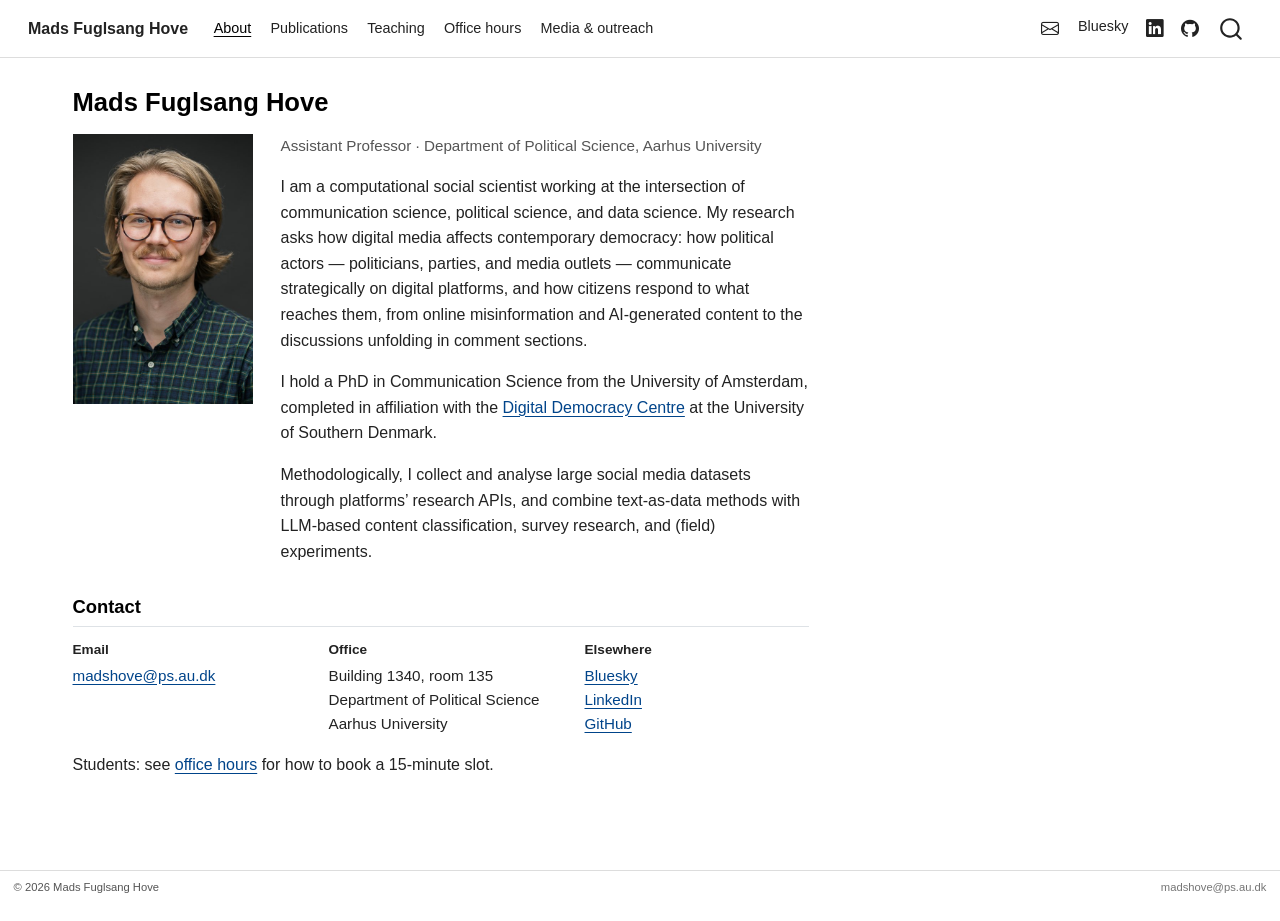
<file: index.html>
<!DOCTYPE html>
<html xmlns="http://www.w3.org/1999/xhtml" lang="en" xml:lang="en"><head>

<meta charset="utf-8">
<meta name="generator" content="quarto-1.11.9">

<meta name="viewport" content="width=device-width, initial-scale=1.0, user-scalable=yes">


<title>Mads Fuglsang Hove</title>
<style>
/* Default styles provided by pandoc.
** See https://pandoc.org/MANUAL.html#variables-for-html for config info.
*/
span.smallcaps{font-variant: small-caps;}
div.columns{display: flex; gap: 1.5em;}
div.column{flex: auto;}
@media screen {
div.columns{gap: min(4vw, 1.5em);}
div.column{overflow-x: auto;}
}
div.hanging-indent{margin-left: 1.5em; text-indent: -1.5em;}
ul.task-list{list-style: none;}
ul.task-list li input[type="checkbox"] {
  width: 0.8em;
  margin: 0 0.8em 0.2em -1em; /* quarto-specific, see https://github.com/quarto-dev/quarto-cli/issues/4556 */ 
  vertical-align: middle;
}
</style>


<script src="site_libs/quarto-nav/quarto-nav.js"></script>
<script src="site_libs/clipboard/clipboard.min.js"></script>
<script src="site_libs/quarto-search/autocomplete.umd.js"></script>
<script src="site_libs/quarto-search/fuse.min.js"></script>
<script src="site_libs/quarto-search/quarto-search.js"></script>
<meta name="quarto:offset" content="./">
<link href="./images/favicon.png" rel="icon" type="image/png">
<script src="site_libs/quarto-html/quarto.js" type="module"></script>
<script src="site_libs/quarto-html/tabsets/tabsets.js" type="module"></script>
<script src="site_libs/quarto-html/scrollable-regions/scrollable-regions.js" type="module"></script>
<script src="site_libs/quarto-html/popper.min.js"></script>
<script src="site_libs/quarto-html/tippy.umd.min.js"></script>
<link href="site_libs/quarto-html/tippy.css" rel="stylesheet">
<link href="site_libs/quarto-html/quarto-syntax-highlighting-63b5708e65d6cd79cd7618c58d0c21e7.css" rel="stylesheet" id="quarto-text-highlighting-styles">
<script src="site_libs/bootstrap/bootstrap.min.js"></script>
<link href="site_libs/bootstrap/bootstrap-icons.css" rel="stylesheet">
<link href="site_libs/bootstrap/bootstrap-a3f846299c6ef34f1435ab17adabcc68.min.css" rel="stylesheet" append-hash="true" id="quarto-bootstrap" data-mode="light">
<script id="quarto-search-options" type="application/json">{
  "location": "navbar",
  "copy-button": false,
  "collapse-after": 3,
  "panel-placement": "end",
  "type": "overlay",
  "limit": 50,
  "keyboard-shortcut": [
    "f",
    "/",
    "s"
  ],
  "show-item-context": false,
  "language": {
    "search-no-results-text": "No results",
    "search-matching-documents-text": "matching documents",
    "search-copy-link-title": "Copy link to search",
    "search-hide-matches-text": "Hide additional matches",
    "search-more-match-text": "more match in this document",
    "search-more-matches-text": "more matches in this document",
    "search-clear-button-title": "Clear",
    "search-text-placeholder": "",
    "search-detached-cancel-button-title": "Cancel",
    "search-submit-button-title": "Submit",
    "search-label": "Search"
  }
}</script>


<meta property="og:title" content="Mads Fuglsang Hove">
<meta property="og:description" content="Assistant Professor of Political Science at Aarhus University, studying how digital media affects contemporary democracy.">
<meta property="og:image" content="https://madshove-thy.github.io/images/profile.jpg">
<meta property="og:site_name" content="Mads Fuglsang Hove">
<meta property="og:image:alt" content="Portrait of Mads Fuglsang Hove">
<meta property="og:image:height" content="750">
<meta property="og:image:width" content="500">
<meta name="twitter:title" content="Mads Fuglsang Hove">
<meta name="twitter:description" content="Assistant Professor of Political Science at Aarhus University, studying how digital media affects contemporary democracy.">
<meta name="twitter:image" content="https://madshove-thy.github.io/images/profile.jpg">
<meta name="twitter:image:alt" content="Portrait of Mads Fuglsang Hove">
<meta name="twitter:card" content="summary_large_image">
</head>

<body class="nav-fixed quarto-light"><a id="quarto-skip-link" class="visually-hidden-focusable" href="#quarto-document-content">Skip to main content</a>

<div id="quarto-search-results"></div>
  <header id="quarto-header" class="headroom fixed-top">
    <nav class="navbar navbar-expand-lg " data-bs-theme="dark" aria-label="Site">
      <div class="navbar-container container-fluid">
      <div class="navbar-brand-container mx-auto">
    <a class="navbar-brand" href="./index.html">
    <span class="navbar-title">Mads Fuglsang Hove</span>
    </a>
  </div>
          <button class="navbar-toggler" type="button" data-bs-toggle="collapse" data-bs-target="#navbarCollapse" aria-controls="navbarCollapse" aria-expanded="false" aria-label="Toggle navigation" onclick="if (window.quartoToggleHeadroom) { window.quartoToggleHeadroom(); }">
  <span class="navbar-toggler-icon"></span>
</button>
          <div class="collapse navbar-collapse" id="navbarCollapse">
            <ul class="navbar-nav navbar-nav-scroll me-auto">
  <li class="nav-item">
    <a class="nav-link active" href="./index.html" aria-current="page"> 
<span class="menu-text">About</span></a>
  </li>  
  <li class="nav-item">
    <a class="nav-link" href="./publications.html"> 
<span class="menu-text">Publications</span></a>
  </li>  
  <li class="nav-item">
    <a class="nav-link" href="./teaching.html"> 
<span class="menu-text">Teaching</span></a>
  </li>  
  <li class="nav-item">
    <a class="nav-link" href="./office-hours.html"> 
<span class="menu-text">Office hours</span></a>
  </li>  
  <li class="nav-item">
    <a class="nav-link" href="./media.html"> 
<span class="menu-text">Media &amp; outreach</span></a>
  </li>  
</ul>
            <ul class="navbar-nav navbar-nav-scroll ms-auto">
  <li class="nav-item compact">
    <a class="nav-link" href="mailto:madshove@ps.au.dk"> <i class="bi bi-envelope" role="img" aria-label="Email">
</i> 
<span class="menu-text"></span></a>
  </li>  
  <li class="nav-item">
    <a class="nav-link" href="https://bsky.app/profile/madshovethy.bsky.social"> 
<span class="menu-text">Bluesky</span></a>
  </li>  
  <li class="nav-item compact">
    <a class="nav-link" href="https://www.linkedin.com/in/mads-hove-0b5337112/"> <i class="bi bi-linkedin" role="img" aria-label="LinkedIn">
</i> 
<span class="menu-text"></span></a>
  </li>  
  <li class="nav-item compact">
    <a class="nav-link" href="https://github.com/madshove-thy"> <i class="bi bi-github" role="img" aria-label="GitHub">
</i> 
<span class="menu-text"></span></a>
  </li>  
</ul>
          </div> <!-- /navcollapse -->
            <div class="quarto-navbar-tools">
</div>
            <div id="quarto-search" class="" title="Search"></div>
      </div> <!-- /container-fluid -->
    </nav>
</header>
<!-- content -->
<div id="quarto-content" class="quarto-container page-columns page-rows-contents page-layout-full page-navbar">
<!-- sidebar -->
<!-- margin-sidebar -->
    
<!-- main -->
<main class="content column-page" id="quarto-document-content" tabindex="-1">

<header id="title-block-header" class="quarto-title-block default">
<div class="quarto-title">
<h1 class="title">Mads Fuglsang Hove</h1>
</div>



<div class="quarto-title-meta column-page">

    
  
    
  </div>
  


</header>


<div class="hero">
<p><img src="images/profile.jpg" class="img-fluid" alt="Portrait of Mads Fuglsang Hove"></p>
<div>
<div class="role">
<p>Assistant Professor · Department of Political Science, Aarhus University</p>
</div>
<p>I am a computational social scientist working at the intersection of communication science, political science, and data science. My research asks how digital media affects contemporary democracy: how political actors — politicians, parties, and media outlets — communicate strategically on digital platforms, and how citizens respond to what reaches them, from online misinformation and AI-generated content to the discussions unfolding in comment sections.</p>
<p>I hold a PhD in Communication Science from the University of Amsterdam, completed in affiliation with the <a href="https://www.sdu.dk/en/forskning/digital-democracy-centre">Digital Democracy Centre</a> at the University of Southern Denmark.</p>
<p>Methodologically, I collect and analyse large social media datasets through platforms’ research APIs, and combine text-as-data methods with LLM-based content classification, survey research, and (field) experiments.</p>
</div>
</div>
<section id="contact" class="level2">
<h2 data-anchor-id="contact">Contact</h2>
<div class="contact-grid">
<div>
<p><span class="label">Email</span> <a href="mailto:madshove@ps.au.dk">madshove@ps.au.dk</a></p>
</div>
<div>
<p><span class="label">Office</span> Building 1340, room 135<br> Department of Political Science<br> Aarhus University</p>
</div>
<div>
<p><span class="label">Elsewhere</span> <a href="https://bsky.app/profile/madshovethy.bsky.social">Bluesky</a><br> <a href="https://www.linkedin.com/in/mads-hove-0b5337112/">LinkedIn</a><br> <a href="https://github.com/madshove-thy">GitHub</a></p>
</div>
</div>
<p>Students: see <a href="./office-hours.html">office hours</a> for how to book a 15-minute slot.</p>


</section>

</main> <!-- /main -->
<script id="quarto-html-after-body" type="application/javascript">
  window.document.addEventListener("DOMContentLoaded", function (event) {
    const isCodeAnnotation = (el) => {
      for (const clz of el.classList) {
        if (clz.startsWith('code-annotation-')) {                     
          return true;
        }
      }
      return false;
    }
    const onCopySuccess = function(e) {
      // button target
      const button = e.trigger;
      // don't keep focus
      button.blur();
      // flash "checked"
      button.classList.add('code-copy-button-checked');
      var currentTitle = button.getAttribute("title");
      button.setAttribute("title", "Copied!");
      let tooltip;
      if (window.bootstrap) {
        button.setAttribute("data-bs-toggle", "tooltip");
        button.setAttribute("data-bs-placement", "left");
        button.setAttribute("data-bs-title", "Copied!");
        tooltip = new bootstrap.Tooltip(button, 
          { trigger: "manual", 
            customClass: "code-copy-button-tooltip",
            offset: [0, -8]});
        tooltip.show();    
      }
      setTimeout(function() {
        if (tooltip) {
          tooltip.hide();
          button.removeAttribute("data-bs-title");
          button.removeAttribute("data-bs-toggle");
          button.removeAttribute("data-bs-placement");
        }
        button.setAttribute("title", currentTitle);
        button.classList.remove('code-copy-button-checked');
      }, 1000);
      // clear code selection
      e.clearSelection();
    }
    const getTextToCopy = function(trigger) {
      const outerScaffold = trigger.parentElement.cloneNode(true);
      const codeEl = outerScaffold.querySelector('code');
      for (const childEl of codeEl.children) {
        if (isCodeAnnotation(childEl)) {
          childEl.remove();
        }
      }
      return codeEl.innerText;
    }
    const clipboard = new window.ClipboardJS('.code-copy-button:not([data-in-quarto-modal])', {
      text: getTextToCopy
    });
    clipboard.on('success', onCopySuccess);
    if (window.document.getElementById('quarto-embedded-source-code-modal')) {
      const clipboardModal = new window.ClipboardJS('.code-copy-button[data-in-quarto-modal]', {
        text: getTextToCopy,
        container: window.document.getElementById('quarto-embedded-source-code-modal')
      });
      clipboardModal.on('success', onCopySuccess);
    }
      var localhostRegex = new RegExp(/^(?:http|https):\/\/localhost\:?[0-9]*\//);
      var mailtoRegex = new RegExp(/^mailto:/);
        var filterRegex = new RegExp("https:\/\/madshove-thy\.github\.io");
      const newWindowLabel = "(opens in a new tab)";
      const newWindowNoteId = "quarto-ext-newwindow-label";
      // Links reference one hidden label through aria-describedby, so the
      // announcement never changes their accessible name.
      var describeNewWindow = (link) => {
        if (!window.document.getElementById(newWindowNoteId)) {
          var newWindowNote = window.document.createElement("span");
          newWindowNote.id = newWindowNoteId;
          newWindowNote.hidden = true;
          newWindowNote.textContent = newWindowLabel;
          window.document.body.appendChild(newWindowNote);
        }
        var describedBy = (link.getAttribute("aria-describedby") || "").split(/\s+/).filter(Boolean);
        if (!describedBy.includes(newWindowNoteId)) {
          describedBy.push(newWindowNoteId);
          link.setAttribute("aria-describedby", describedBy.join(" "));
        }
      }
      var isInternal = (href) => {
          return filterRegex.test(href) || localhostRegex.test(href) || mailtoRegex.test(href);
      }
      // Inspect non-navigation links and adorn them if external
      window.quartoDecorateExternalLinks = function (root) {
     var links = (root || window.document).querySelectorAll('a[href]:not(.nav-link):not(.navbar-brand):not(.toc-action):not(.sidebar-link):not(.sidebar-item-toggle):not(.pagination-link):not(.no-external):not([aria-hidden]):not(.dropdown-item):not(.quarto-navigation-tool):not(.about-link)');
      for (var i=0; i<links.length; i++) {
        const link = links[i];
        if (!isInternal(link.href)) {
          // undo the damage that might have been done by quarto-nav.js in the case of
          // links that we want to consider external
          if (link.dataset.originalHref !== undefined) {
            link.href = link.dataset.originalHref;
          }
            // target, if specified
            link.setAttribute("target", "_blank");
            if (link.getAttribute("rel") === null) {
              link.setAttribute("rel", "noopener");
            }
            describeNewWindow(link);
          if (!link.classList.contains('no-external-icon')) {
          }
        }
      }
      };
      window.quartoDecorateExternalLinks(window.document);
    // Esc closes the popup (WCAG 1.4.13) and focus leaving both trigger and
    // popup closes it (WCAG 2.4.11); tippy handles neither for interactive popups.
    const hideOnEscAndFocusOut = {
      name: 'hideOnEscAndFocusOut',
      defaultValue: true,
      fn(instance) {
        const dismiss = () => {
          // A show scheduled by the trigger delay would otherwise reopen it
          instance.clearDelayTimeouts();
          instance.hide();
        };
        const onKeyDown = (event) => {
          if (event.key !== 'Escape') {
            return;
          }
          // Keep Esc from also reaching page handlers (e.g. reveal.js overview),
          // except an open reveal.js slide menu, which Esc should close too.
          // The menu handles keys only when its keyboard option is on.
          const menuHandlesEsc = window.Reveal?.getPlugin?.('menu')?.isOpen() &&
            window.Reveal.getConfig().menu?.keyboard !== false;
          if (!menuHandlesEsc) {
            event.stopPropagation();
          }
          if (instance.popper.contains(window.document.activeElement)) {
            // Disabled while refocusing so the focus trigger does not reopen it
            instance.disable();
            instance.reference.focus();
            instance.enable();
          }
          dismiss();
        };
        const onFocusOut = (event) => {
          const target = event.relatedTarget;
          if (target && !instance.reference.contains(target) &&
              !instance.popper.contains(target)) {
            dismiss();
          }
        };
        // On the trigger too: a click trigger (code-annotations: select) has no
        // blur handling. Attached for the instance's lifetime so leaving the
        // trigger also cancels a show still pending on the trigger delay.
        instance.reference.addEventListener('focusout', onFocusOut);
        return {
          onShow() {
            window.document.addEventListener('keydown', onKeyDown, true);
            instance.popper.addEventListener('focusout', onFocusOut);
          },
          onHide() {
            window.document.removeEventListener('keydown', onKeyDown, true);
            instance.popper.removeEventListener('focusout', onFocusOut);
          },
          onDestroy() {
            instance.reference.removeEventListener('focusout', onFocusOut);
          },
        };
      },
    };
    function tippyHover(el, contentFn, onTriggerFn, onUntriggerFn) {
      const config = {
        allowHTML: true,
        maxWidth: 500,
        delay: 100,
        arrow: false,
        appendTo: function(el) {
            return el.parentElement;
        },
        interactive: true,
        interactiveBorder: 10,
        theme: 'quarto',
        placement: 'bottom-start',
        plugins: [hideOnEscAndFocusOut],
      };
      if (contentFn) {
        config.content = contentFn;
      }
      if (onTriggerFn) {
        config.onTrigger = onTriggerFn;
      }
      if (onUntriggerFn) {
        config.onUntrigger = onUntriggerFn;
      }
      window.tippy(el, config); 
    }
    const noterefs = window.document.querySelectorAll('a[role="doc-noteref"]');
    for (var i=0; i<noterefs.length; i++) {
      const ref = noterefs[i];
      tippyHover(ref, function() {
        // use id or data attribute instead here
        let href = ref.getAttribute('data-footnote-href') || ref.getAttribute('href');
        try { href = new URL(href).hash; } catch {}
        const id = href.replace(/^#\/?/, "");
        const note = window.document.getElementById(id);
        if (note) {
          return note.innerHTML;
        } else {
          return "";
        }
      });
    }
    const xrefs = window.document.querySelectorAll('a.quarto-xref');
    const processXRef = (id, note) => {
      // Strip column container classes
      const stripColumnClz = (el) => {
        el.classList.remove("page-full", "page-columns");
        if (el.children) {
          for (const child of el.children) {
            stripColumnClz(child);
          }
        }
      }
      stripColumnClz(note)
      if (id === null || id.startsWith('sec-')) {
        // Special case sections, only their first couple elements
        const container = document.createElement("div");
        if (note.children && note.children.length > 2) {
          container.appendChild(note.children[0].cloneNode(true));
          for (let i = 1; i < note.children.length; i++) {
            const child = note.children[i];
            if (child.tagName === "P" && child.innerText === "") {
              continue;
            } else {
              container.appendChild(child.cloneNode(true));
              break;
            }
          }
          if (window.Quarto?.typesetMath) {
            window.Quarto.typesetMath(container);
          }
          return container.innerHTML
        } else {
          if (window.Quarto?.typesetMath) {
            window.Quarto.typesetMath(note);
          }
          return note.innerHTML;
        }
      } else {
        // Remove any anchor links if they are present
        const anchorLink = note.querySelector('a.anchorjs-link');
        if (anchorLink) {
          anchorLink.remove();
        }
        if (window.Quarto?.typesetMath) {
          window.Quarto.typesetMath(note);
        }
        if (note.classList.contains("callout")) {
          return note.outerHTML;
        } else {
          return note.innerHTML;
        }
      }
    }
    for (var i=0; i<xrefs.length; i++) {
      const xref = xrefs[i];
      tippyHover(xref, undefined, function(instance) {
        instance.disable();
        let url = xref.getAttribute('href');
        let hash = undefined; 
        if (url.startsWith('#')) {
          hash = url;
        } else {
          try { hash = new URL(url).hash; } catch {}
        }
        if (hash) {
          const id = hash.replace(/^#\/?/, "");
          const note = window.document.getElementById(id);
          if (note !== null) {
            try {
              const html = processXRef(id, note.cloneNode(true));
              instance.setContent(html);
            } finally {
              instance.enable();
              instance.show();
            }
          } else {
            // See if we can fetch this
            fetch(url.split('#')[0])
            .then(res => res.text())
            .then(html => {
              const parser = new DOMParser();
              const htmlDoc = parser.parseFromString(html, "text/html");
              const note = htmlDoc.getElementById(id);
              if (note !== null) {
                const html = processXRef(id, note);
                instance.setContent(html);
              } 
            }).finally(() => {
              instance.enable();
              instance.show();
            });
          }
        } else {
          // See if we can fetch a full url (with no hash to target)
          // This is a special case and we should probably do some content thinning / targeting
          fetch(url)
          .then(res => res.text())
          .then(html => {
            const parser = new DOMParser();
            const htmlDoc = parser.parseFromString(html, "text/html");
            const note = htmlDoc.querySelector('main.content');
            if (note !== null) {
              // This should only happen for chapter cross references
              // (since there is no id in the URL)
              // remove the first header
              if (note.children.length > 0 && note.children[0].tagName === "HEADER") {
                note.children[0].remove();
              }
              const html = processXRef(null, note);
              instance.setContent(html);
            } 
          }).finally(() => {
            instance.enable();
            instance.show();
          });
        }
      }, function(instance) {
      });
    }
        let selectedAnnoteEl;
        const selectorForAnnotation = ( cell, annotation) => {
          let cellAttr = 'data-code-cell="' + cell + '"';
          let lineAttr = 'data-code-annotation="' +  annotation + '"';
          const selector = 'span[' + cellAttr + '][' + lineAttr + ']';
          return selector;
        }
        const selectCodeLines = (annoteEl) => {
          const doc = window.document;
          const targetCell = annoteEl.getAttribute("data-target-cell");
          const targetAnnotation = annoteEl.getAttribute("data-target-annotation");
          const annoteSpan = window.document.querySelector(selectorForAnnotation(targetCell, targetAnnotation));
          const lines = annoteSpan.getAttribute("data-code-lines").split(",");
          const lineIds = lines.map((line) => {
            return targetCell + "-" + line;
          })
          // Each band is positioned against its own containing block, which is
          // not the offsetParent of the lines, so place it from client rects.
          const placeBand = (band, firstEl, lastEl, codeBlock) => {
            const container = band.offsetParent;
            if (container === null) {
              return;
            }
            const containerRect = container.getBoundingClientRect();
            // Reveal.js scales slides with a transform, so convert client
            // pixels back to the CSS pixels of the container.
            const scale = containerRect.height / container.offsetHeight || 1;
            const firstRect = firstEl.getBoundingClientRect();
            const lastRect = lastEl.getBoundingClientRect();
            const top = (firstRect.top - containerRect.top) / scale - container.clientTop + container.scrollTop;
            const height = (lastRect.bottom - firstRect.top) / scale;
            band.style.top = top - 2 + "px";
            band.style.height = height + 4 + "px";
            if (codeBlock) {
              // Without the copy button wrapper, the containing block is wider
              // than the code block, so span the code block explicitly.
              const blockRect = codeBlock.getBoundingClientRect();
              band.style.left = (blockRect.left - containerRect.left) / scale - container.clientLeft + container.scrollLeft + "px";
              band.style.width = blockRect.width / scale + "px";
            }
          };
          if (lineIds.length > 0) {
            const el = window.document.getElementById(lineIds[0]);
            const lastEl = window.document.getElementById(lineIds[lineIds.length - 1]);
            const parent = el.parentElement.parentElement;
            // cook up a div (if necessary) and position it
            let div = window.document.getElementById("code-annotation-line-highlight");
            if (div === null) {
              div = window.document.createElement("div");
              div.setAttribute("id", "code-annotation-line-highlight");
              div.style.position = 'absolute';
              parent.appendChild(div);
            }
            placeBand(div, el, lastEl, parent.closest("div.sourceCode") || parent);
            let gutterDiv = window.document.getElementById("code-annotation-line-highlight-gutter");
            if (gutterDiv === null) {
              gutterDiv = window.document.createElement("div");
              gutterDiv.setAttribute("id", "code-annotation-line-highlight-gutter");
              gutterDiv.style.position = 'absolute';
              const codeCell = window.document.getElementById(targetCell);
              const gutter = codeCell.querySelector('.code-annotation-gutter');
              gutter.appendChild(gutterDiv);
            }
            placeBand(gutterDiv, el, lastEl);
            selectedAnnoteEl = annoteEl;
          }
        };
        const unselectCodeLines = () => {
          const elementsIds = ["code-annotation-line-highlight", "code-annotation-line-highlight-gutter"];
          elementsIds.forEach((elId) => {
            const div = window.document.getElementById(elId);
            if (div) {
              div.remove();
            }
          });
          selectedAnnoteEl = undefined;
        };
          // Handle positioning of the toggle
      window.addEventListener(
        "resize",
        throttle(() => {
          elRect = undefined;
          if (selectedAnnoteEl) {
            selectCodeLines(selectedAnnoteEl);
          }
        }, 10)
      );
      function throttle(fn, ms) {
      let throttle = false;
      let timer;
        return (...args) => {
          if(!throttle) { // first call gets through
              fn.apply(this, args);
              throttle = true;
          } else { // all the others get throttled
              if(timer) clearTimeout(timer); // cancel #2
              timer = setTimeout(() => {
                fn.apply(this, args);
                timer = throttle = false;
              }, ms);
          }
        };
      }
        // Attach click handler to the DT
        const annoteDls = window.document.querySelectorAll('dt[data-target-cell]');
        for (const annoteDlNode of annoteDls) {
          annoteDlNode.addEventListener('click', (event) => {
            const clickedEl = event.target;
            if (clickedEl !== selectedAnnoteEl) {
              unselectCodeLines();
              const activeEl = window.document.querySelector('dt[data-target-cell].code-annotation-active');
              if (activeEl) {
                activeEl.classList.remove('code-annotation-active');
              }
              selectCodeLines(clickedEl);
              clickedEl.classList.add('code-annotation-active');
            } else {
              // Unselect the line
              unselectCodeLines();
              clickedEl.classList.remove('code-annotation-active');
            }
          });
        }
    const findCites = (el) => {
      const parentEl = el.parentElement;
      if (parentEl) {
        const cites = parentEl.dataset.cites;
        if (cites) {
          return {
            el,
            cites: cites.split(' ')
          };
        } else {
          return findCites(el.parentElement)
        }
      } else {
        return undefined;
      }
    };
    var bibliorefs = window.document.querySelectorAll('a[role="doc-biblioref"]');
    for (var i=0; i<bibliorefs.length; i++) {
      const ref = bibliorefs[i];
      const citeInfo = findCites(ref);
      if (citeInfo) {
        tippyHover(citeInfo.el, function() {
          var popup = window.document.createElement('div');
          citeInfo.cites.forEach(function(cite) {
            var citeDiv = window.document.createElement('div');
            citeDiv.classList.add('hanging-indent');
            citeDiv.classList.add('csl-entry');
            var biblioDiv = window.document.getElementById('ref-' + cite);
            if (biblioDiv) {
              citeDiv.innerHTML = biblioDiv.innerHTML;
            }
            popup.appendChild(citeDiv);
          });
          return popup.innerHTML;
        });
      }
    }
  });
  </script>
  <script type="application/javascript">
  window.quartoScrollableRegionsLabels = {"code":"Scrollable code","output":"Scrollable output"};
  </script>
</div> <!-- /content -->
<footer class="footer">
  <div class="nav-footer">
    <div class="nav-footer-left">
<p>© 2026 Mads Fuglsang Hove</p>
</div>   
    <div class="nav-footer-center">
      &nbsp;
    </div>
    <div class="nav-footer-right">
<p><a href="mailto:madshove@ps.au.dk">madshove@ps.au.dk</a></p>
</div>
  </div>
</footer>




</body></html>
</file>
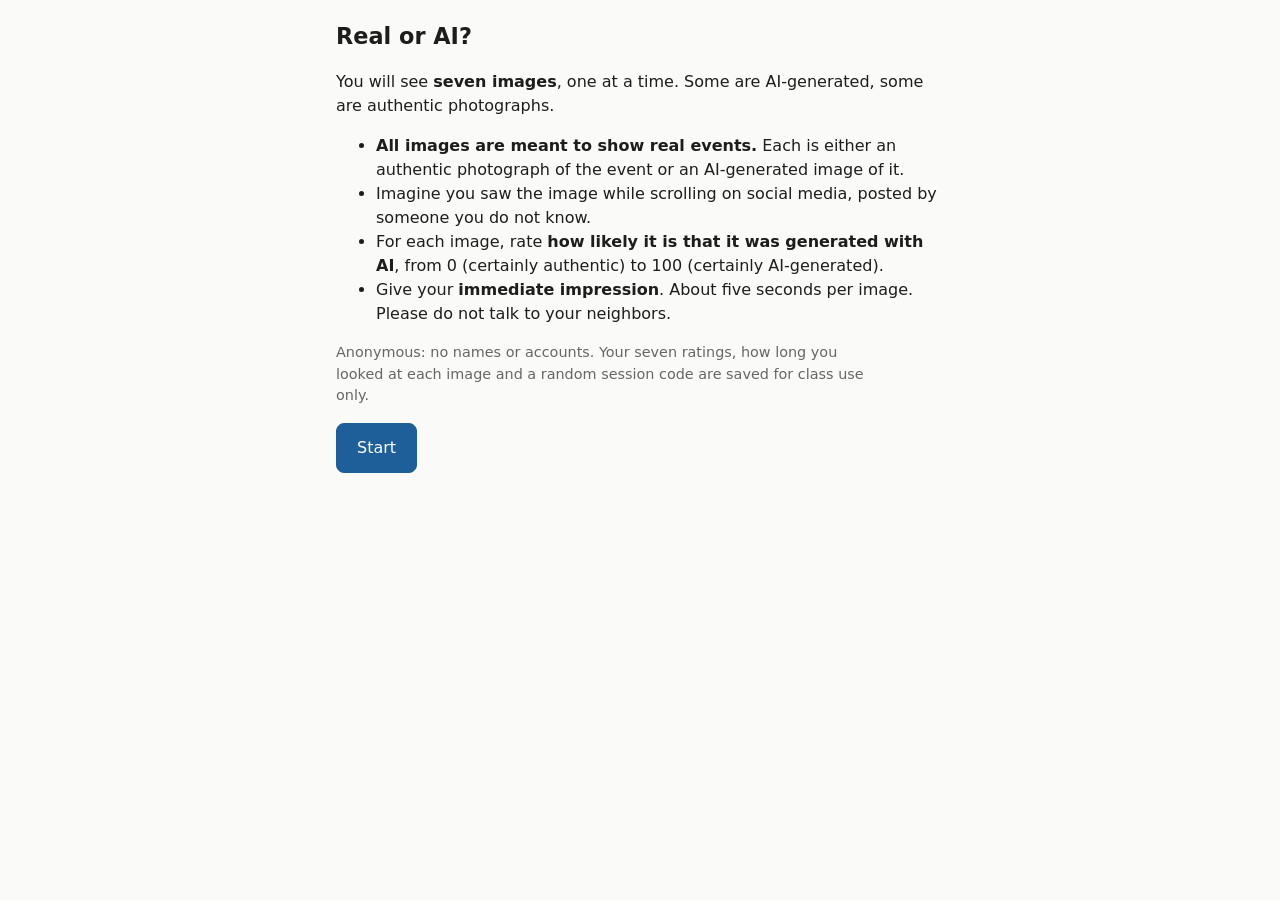
<file: real-or-ai/index.html>
<!doctype html>
<html lang="en">
<head>
<meta charset="utf-8">
<meta name="viewport" content="width=device-width, initial-scale=1, viewport-fit=cover">
<meta name="robots" content="noindex, nofollow">
<title>Real or AI?</title>
<link rel="icon" href="data:,">
<link rel="stylesheet" href="style.css">
</head>
<body>
<main>

  <!-- 1. Intro -->
  <section id="intro">
    <h1>Real or AI?</h1>
    <p>You will see <strong>seven images</strong>, one at a time. Some are AI-generated, some are authentic photographs.</p>
    <ul>
      <li><strong>All images are meant to show real events.</strong> Each is either an authentic photograph of the event or an AI-generated image of it.</li>
      <li>Imagine you saw the image while scrolling on social media, posted by someone you do not know.</li>
      <li>For each image, rate <strong>how likely it is that it was generated with AI</strong>, from 0 (certainly authentic) to 100 (certainly AI-generated).</li>
      <li>Give your <strong>immediate impression</strong>. About five seconds per image. Please do not talk to your neighbors.</li>
    </ul>
    <p class="muted">Anonymous: no names or accounts. Your seven ratings, how long you looked at each image and a random session code are saved for class use only.</p>
    <p id="demo-note" class="muted hidden">Demo mode: nothing is sent anywhere.</p>
    <p><button id="start">Start</button></p>
  </section>

  <!-- 2. Task -->
  <section id="task" class="hidden">
    <div class="progress"><div id="bar"></div></div>
    <p class="muted" id="counter"></p>
    <img id="stim" class="stim" alt="Image to judge">
    <p class="caption" id="caption"></p>
    <p><strong>How likely is it that this image was generated with AI?</strong></p>
    <div class="slider-wrap">
      <input type="range" id="slider" min="0" max="100" step="1" value="50" class="untouched" aria-label="Likelihood that the image is AI-generated, 0 to 100">
      <div class="anchors"><span>0 certainly authentic</span><span>50 cannot tell</span><span>100 certainly AI</span></div>
    </div>
    <div class="value" id="value">&nbsp;</div>
    <p><button id="next" disabled>Next</button></p>
  </section>

  <!-- 3. Done -->
  <section id="done" class="hidden">
    <h1>Thank you</h1>
    <p id="status">Sending your answers&hellip;</p>
    <p><button id="retry" class="secondary hidden">Try sending again</button></p>
    <div id="wait" class="card hidden">
      <strong>Your own result appears here when the teacher reveals the answers.</strong>
      <p class="muted">Keep this page open. Please do not tell others which images were AI-generated.</p>
    </div>
    <div id="reveal" class="hidden"></div>
  </section>

</main>

<script src="config.js"></script>
<script src="common.js"></script>
<script src="net.js"></script>
<script>
(async function () {
  "use strict";
  const $ = (id) => document.getElementById(id);
  const cfg = window.RA_CONFIG;
  const params = new URLSearchParams(location.search);
  const cohort = (params.get("cohort") || cfg.COHORT || "class12").toLowerCase().replace(/[^a-z0-9_-]/g, "").slice(0, 30);
  const testMode = params.get("test") === "1";   // test mode never locks the page after one run
  const KEY = "realorai:" + cohort;

  const [manifest, bench] = await Promise.all([
    fetch("data/images.json").then((r) => r.json()),
    fetch("data/paper_benchmarks.json").then((r) => r.json()),
  ]);
  if (!cfg.ENDPOINT) $("demo-note").classList.remove("hidden");

  const show = (id) => { for (const s of ["intro", "task", "done"]) $(s).classList.toggle("hidden", s !== id); window.scrollTo(0, 0); };
  const rid = () => Array.from(crypto.getRandomValues(new Uint8Array(8)), (b) => b.toString(16).padStart(2, "0")).join("");

  // restore a finished session so a page reload does not let anyone play twice
  let saved = null;
  try { saved = JSON.parse(localStorage.getItem(KEY) || "null"); } catch (e) {}
  if (saved && saved.done && !testMode) { return finish(saved); }

  // ---- state ----
  let plan, ratings = [], idx = 0, shownAt = 0, touched = false, session = rid();

  $("start").onclick = () => {
    plan = RA.drawSeven(manifest, bench);
    ratings = []; idx = 0;
    show("task"); showImage();
  };

  function showImage() {
    const m = plan[idx];
    $("bar").style.width = (idx / 7) * 100 + "%";
    $("counter").textContent = "Image " + (idx + 1) + " of 7";
    $("stim").src = m.file;
    $("caption").textContent = m.caption || "";
    const s = $("slider"); s.value = 50; s.classList.add("untouched");
    $("value").innerHTML = "&nbsp;"; $("next").disabled = true; touched = false;
    $("next").textContent = idx === 6 ? "Finish" : "Next";
    shownAt = 0;
    $("stim").onload = () => { shownAt = performance.now(); };   // start the clock when the image is visible
  }

  function touch() {
    touched = true;
    $("slider").classList.remove("untouched");
    $("value").textContent = $("slider").value;
    $("next").disabled = false;
  }
  $("slider").addEventListener("input", touch);
  $("slider").addEventListener("pointerup", touch);   // tapping exactly on 50 fires no "input" event

  $("next").onclick = () => {
    if (!touched) return;
    const m = plan[idx];
    ratings.push({ task: idx + 1, image_id: m.id, score: +$("slider").value,
                   seconds: shownAt ? Math.round((performance.now() - shownAt) / 100) / 10 : null });
    idx++;
    if (idx < 7) showImage(); else submit();
  };

  async function submit() {
    const rec = { session, cohort, ratings, done: true };
    try { localStorage.setItem(KEY, JSON.stringify(rec)); } catch (e) {}
    await finish(rec);
  }

  async function sendOnce(rec) {
    $("status").textContent = "Sending your answers…";
    $("retry").classList.add("hidden");
    try {
      const r = await RA_NET.post({ action: "submit", cohort: rec.cohort, session: rec.session, ratings: rec.ratings });
      if (r && r.ok === false) throw new Error(r.error || "rejected");
      $("status").textContent = r && r.demo ? "Demo mode: answers were not sent." : "Your answers are in.";
      return true;
    } catch (e) {
      $("status").textContent = "Could not send your answers. Check your connection and try again.";
      $("retry").classList.remove("hidden");
      return false;
    }
  }

  async function finish(rec) {
    show("done");
    $("retry").onclick = () => finish(rec);
    const ok = await sendOnce(rec);
    if (!ok) return;
    $("wait").classList.remove("hidden");
    // poll until the teacher reveals (demo mode: reveal at once)
    const poll = async () => {
      let revealed = !cfg.ENDPOINT;
      if (cfg.ENDPOINT) {
        try { const s = await RA_NET.get({ action: "state", cohort: rec.cohort }); revealed = !!(s && s.revealed); } catch (e) {}
      }
      if (revealed) return renderReveal(rec);
      setTimeout(poll, 4000);
    };
    poll();
  }

  function renderReveal(rec) {
    const byId = Object.fromEntries(manifest.map((m) => [m.id, m]));
    const rows = rec.ratings.map((r) => ({ r, m: byId[r.image_id] }));
    const briers = rows.map(({ r, m }) => RA.brier(r.score, m.ai));
    const myBrier = RA.mean(briers);
    $("wait").classList.add("hidden");
    const el = $("reveal"); el.classList.remove("hidden"); el.innerHTML = "";
    const h = document.createElement("h2"); h.textContent = "Your result"; el.appendChild(h);
    const p = document.createElement("p");
    p.innerHTML = "Your mean Brier score: <strong>" + myBrier.toFixed(3) + "</strong> (lower is better). " +
      "Always answering 50 scores 0.250. Random guessing scores about 0.333. Danish respondents in the paper averaged " +
      bench.mean_brier.toFixed(3) + ".";
    el.appendChild(p);
    const t = document.createElement("table");
    t.innerHTML = "<tr><th></th><th>Your rating</th><th>Truth</th><th>Brier</th></tr>";
    rows.forEach(({ r, m }, i) => {
      const tr = document.createElement("tr");
      const td0 = document.createElement("td"); const im = document.createElement("img"); im.src = m.file; im.alt = ""; td0.appendChild(im);
      const td1 = document.createElement("td"); td1.textContent = r.score;
      const td2 = document.createElement("td"); td2.className = "tag " + (m.ai ? "ai" : "real"); td2.textContent = m.ai ? "AI" : "Authentic";
      const td3 = document.createElement("td"); td3.textContent = briers[i].toFixed(2);
      tr.append(td0, td1, td2, td3); t.appendChild(tr);
    });
    el.appendChild(t);
  }
})();
</script>
</body>
</html>
</file>
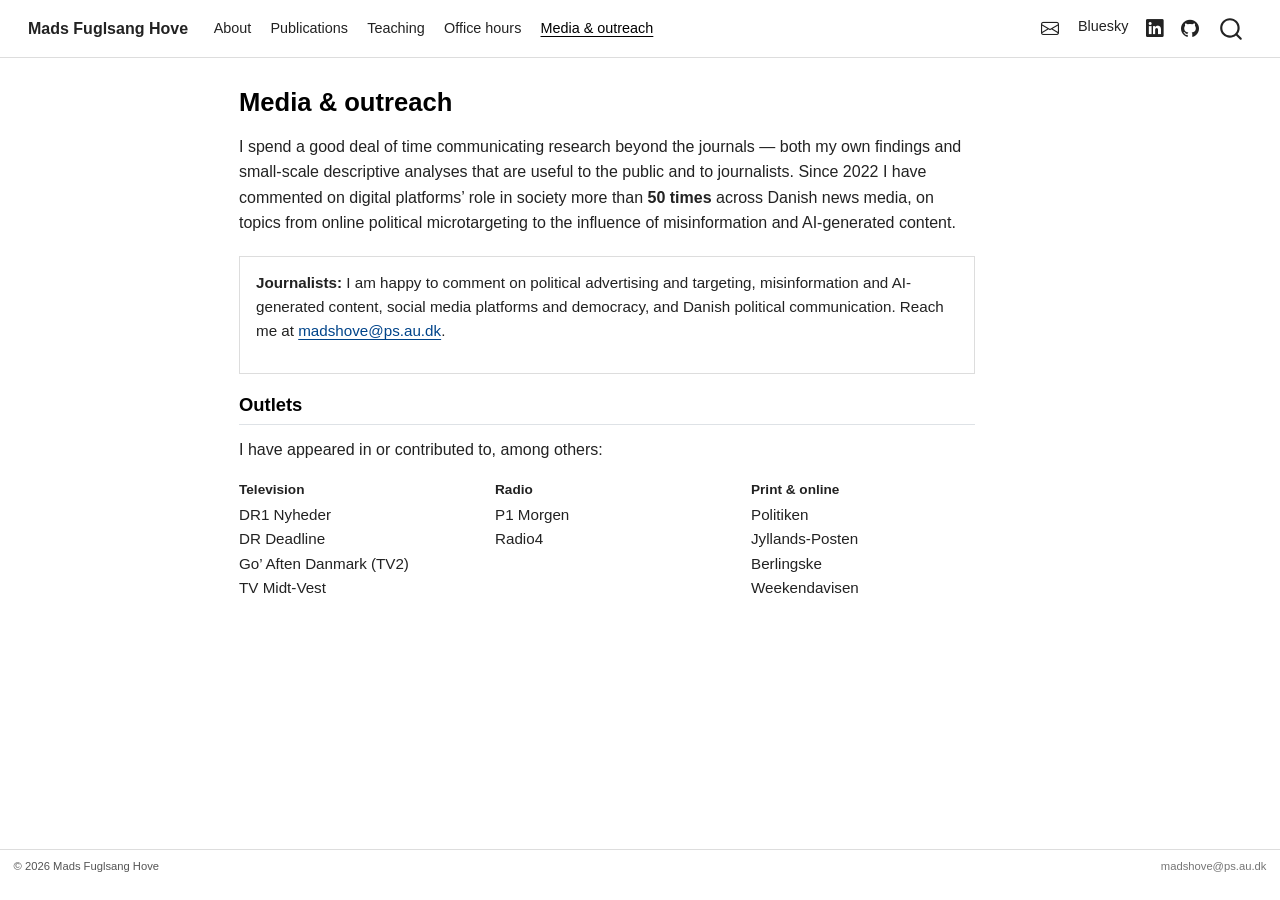
<file: media.html>
<!DOCTYPE html>
<html xmlns="http://www.w3.org/1999/xhtml" lang="en" xml:lang="en"><head>

<meta charset="utf-8">
<meta name="generator" content="quarto-1.11.9">

<meta name="viewport" content="width=device-width, initial-scale=1.0, user-scalable=yes">


<title>Media &amp; outreach — Mads Fuglsang Hove – Mads Fuglsang Hove</title>
<style>
/* Default styles provided by pandoc.
** See https://pandoc.org/MANUAL.html#variables-for-html for config info.
*/
span.smallcaps{font-variant: small-caps;}
div.columns{display: flex; gap: 1.5em;}
div.column{flex: auto;}
@media screen {
div.columns{gap: min(4vw, 1.5em);}
div.column{overflow-x: auto;}
}
div.hanging-indent{margin-left: 1.5em; text-indent: -1.5em;}
ul.task-list{list-style: none;}
ul.task-list li input[type="checkbox"] {
  width: 0.8em;
  margin: 0 0.8em 0.2em -1em; /* quarto-specific, see https://github.com/quarto-dev/quarto-cli/issues/4556 */ 
  vertical-align: middle;
}
</style>


<script src="site_libs/quarto-nav/quarto-nav.js"></script>
<script src="site_libs/clipboard/clipboard.min.js"></script>
<script src="site_libs/quarto-search/autocomplete.umd.js"></script>
<script src="site_libs/quarto-search/fuse.min.js"></script>
<script src="site_libs/quarto-search/quarto-search.js"></script>
<meta name="quarto:offset" content="./">
<link href="./images/favicon.png" rel="icon" type="image/png">
<script src="site_libs/quarto-html/quarto.js" type="module"></script>
<script src="site_libs/quarto-html/tabsets/tabsets.js" type="module"></script>
<script src="site_libs/quarto-html/scrollable-regions/scrollable-regions.js" type="module"></script>
<script src="site_libs/quarto-html/popper.min.js"></script>
<script src="site_libs/quarto-html/tippy.umd.min.js"></script>
<link href="site_libs/quarto-html/tippy.css" rel="stylesheet">
<link href="site_libs/quarto-html/quarto-syntax-highlighting-63b5708e65d6cd79cd7618c58d0c21e7.css" rel="stylesheet" id="quarto-text-highlighting-styles">
<script src="site_libs/bootstrap/bootstrap.min.js"></script>
<link href="site_libs/bootstrap/bootstrap-icons.css" rel="stylesheet">
<link href="site_libs/bootstrap/bootstrap-a3f846299c6ef34f1435ab17adabcc68.min.css" rel="stylesheet" append-hash="true" id="quarto-bootstrap" data-mode="light">
<script id="quarto-search-options" type="application/json">{
  "location": "navbar",
  "copy-button": false,
  "collapse-after": 3,
  "panel-placement": "end",
  "type": "overlay",
  "limit": 50,
  "keyboard-shortcut": [
    "f",
    "/",
    "s"
  ],
  "show-item-context": false,
  "language": {
    "search-no-results-text": "No results",
    "search-matching-documents-text": "matching documents",
    "search-copy-link-title": "Copy link to search",
    "search-hide-matches-text": "Hide additional matches",
    "search-more-match-text": "more match in this document",
    "search-more-matches-text": "more matches in this document",
    "search-clear-button-title": "Clear",
    "search-text-placeholder": "",
    "search-detached-cancel-button-title": "Cancel",
    "search-submit-button-title": "Submit",
    "search-label": "Search"
  }
}</script>


<meta property="og:title" content="Media &amp; outreach — Mads Fuglsang Hove">
<meta property="og:description" content="Assistant Professor of Political Science at Aarhus University, studying how digital media affects contemporary democracy.">
<meta property="og:site_name" content="Mads Fuglsang Hove">
<meta name="twitter:title" content="Media &amp; outreach — Mads Fuglsang Hove">
<meta name="twitter:description" content="Assistant Professor of Political Science at Aarhus University, studying how digital media affects contemporary democracy.">
<meta name="twitter:card" content="summary">
</head>

<body class="nav-fixed fullcontent quarto-light"><a id="quarto-skip-link" class="visually-hidden-focusable" href="#quarto-document-content">Skip to main content</a>

<div id="quarto-search-results"></div>
  <header id="quarto-header" class="headroom fixed-top">
    <nav class="navbar navbar-expand-lg " data-bs-theme="dark" aria-label="Site">
      <div class="navbar-container container-fluid">
      <div class="navbar-brand-container mx-auto">
    <a class="navbar-brand" href="./index.html">
    <span class="navbar-title">Mads Fuglsang Hove</span>
    </a>
  </div>
          <button class="navbar-toggler" type="button" data-bs-toggle="collapse" data-bs-target="#navbarCollapse" aria-controls="navbarCollapse" aria-expanded="false" aria-label="Toggle navigation" onclick="if (window.quartoToggleHeadroom) { window.quartoToggleHeadroom(); }">
  <span class="navbar-toggler-icon"></span>
</button>
          <div class="collapse navbar-collapse" id="navbarCollapse">
            <ul class="navbar-nav navbar-nav-scroll me-auto">
  <li class="nav-item">
    <a class="nav-link" href="./index.html"> 
<span class="menu-text">About</span></a>
  </li>  
  <li class="nav-item">
    <a class="nav-link" href="./publications.html"> 
<span class="menu-text">Publications</span></a>
  </li>  
  <li class="nav-item">
    <a class="nav-link" href="./teaching.html"> 
<span class="menu-text">Teaching</span></a>
  </li>  
  <li class="nav-item">
    <a class="nav-link" href="./office-hours.html"> 
<span class="menu-text">Office hours</span></a>
  </li>  
  <li class="nav-item">
    <a class="nav-link active" href="./media.html" aria-current="page"> 
<span class="menu-text">Media &amp; outreach</span></a>
  </li>  
</ul>
            <ul class="navbar-nav navbar-nav-scroll ms-auto">
  <li class="nav-item compact">
    <a class="nav-link" href="mailto:madshove@ps.au.dk"> <i class="bi bi-envelope" role="img" aria-label="Email">
</i> 
<span class="menu-text"></span></a>
  </li>  
  <li class="nav-item">
    <a class="nav-link" href="https://bsky.app/profile/madshovethy.bsky.social"> 
<span class="menu-text">Bluesky</span></a>
  </li>  
  <li class="nav-item compact">
    <a class="nav-link" href="https://www.linkedin.com/in/mads-hove-0b5337112/"> <i class="bi bi-linkedin" role="img" aria-label="LinkedIn">
</i> 
<span class="menu-text"></span></a>
  </li>  
  <li class="nav-item compact">
    <a class="nav-link" href="https://github.com/madshove-thy"> <i class="bi bi-github" role="img" aria-label="GitHub">
</i> 
<span class="menu-text"></span></a>
  </li>  
</ul>
          </div> <!-- /navcollapse -->
            <div class="quarto-navbar-tools">
</div>
            <div id="quarto-search" class="" title="Search"></div>
      </div> <!-- /container-fluid -->
    </nav>
</header>
<!-- content -->
<div id="quarto-content" class="quarto-container page-columns page-rows-contents page-layout-article page-navbar">
<!-- sidebar -->
<!-- margin-sidebar -->
    
<!-- main -->
<main class="content" id="quarto-document-content" tabindex="-1">

<header id="title-block-header" class="quarto-title-block default">
<div class="quarto-title">
<h1 class="title">Media &amp; outreach</h1>
</div>



<div class="quarto-title-meta">

    
  
    
  </div>
  


</header>


<p>I spend a good deal of time communicating research beyond the journals — both my own findings and small-scale descriptive analyses that are useful to the public and to journalists. Since 2022 I have commented on digital platforms’ role in society more than <strong>50 times</strong> across Danish news media, on topics from online political microtargeting to the influence of misinformation and AI-generated content.</p>
<div class="note-box">
<p><strong>Journalists:</strong> I am happy to comment on political advertising and targeting, misinformation and AI-generated content, social media platforms and democracy, and Danish political communication. Reach me at <a href="mailto:madshove@ps.au.dk">madshove@ps.au.dk</a>.</p>
</div>
<section id="outlets" class="level2">
<h2 data-anchor-id="outlets">Outlets</h2>
<p>I have appeared in or contributed to, among others:</p>
<div class="contact-grid">
<div>
<p><span class="label">Television</span> DR1 Nyheder<br> DR Deadline<br> Go’ Aften Danmark (TV2)<br> TV Midt-Vest</p>
</div>
<div>
<p><span class="label">Radio</span> P1 Morgen<br> Radio4</p>
</div>
<div>
<p><span class="label">Print &amp; online</span> Politiken<br> Jyllands-Posten<br> Berlingske<br> Weekendavisen</p>
</div>
</div>
<!-- TODO: if you want individual pieces listed, add them here as .entry blocks:

::: {.entry}
::: {.entry-date}
Feb. 2026
:::
::: {}
[Headline of the piece](https://example.com) — *Politiken*
:::
:::

-->


</section>

</main> <!-- /main -->
<script id="quarto-html-after-body" type="application/javascript">
  window.document.addEventListener("DOMContentLoaded", function (event) {
    const isCodeAnnotation = (el) => {
      for (const clz of el.classList) {
        if (clz.startsWith('code-annotation-')) {                     
          return true;
        }
      }
      return false;
    }
    const onCopySuccess = function(e) {
      // button target
      const button = e.trigger;
      // don't keep focus
      button.blur();
      // flash "checked"
      button.classList.add('code-copy-button-checked');
      var currentTitle = button.getAttribute("title");
      button.setAttribute("title", "Copied!");
      let tooltip;
      if (window.bootstrap) {
        button.setAttribute("data-bs-toggle", "tooltip");
        button.setAttribute("data-bs-placement", "left");
        button.setAttribute("data-bs-title", "Copied!");
        tooltip = new bootstrap.Tooltip(button, 
          { trigger: "manual", 
            customClass: "code-copy-button-tooltip",
            offset: [0, -8]});
        tooltip.show();    
      }
      setTimeout(function() {
        if (tooltip) {
          tooltip.hide();
          button.removeAttribute("data-bs-title");
          button.removeAttribute("data-bs-toggle");
          button.removeAttribute("data-bs-placement");
        }
        button.setAttribute("title", currentTitle);
        button.classList.remove('code-copy-button-checked');
      }, 1000);
      // clear code selection
      e.clearSelection();
    }
    const getTextToCopy = function(trigger) {
      const outerScaffold = trigger.parentElement.cloneNode(true);
      const codeEl = outerScaffold.querySelector('code');
      for (const childEl of codeEl.children) {
        if (isCodeAnnotation(childEl)) {
          childEl.remove();
        }
      }
      return codeEl.innerText;
    }
    const clipboard = new window.ClipboardJS('.code-copy-button:not([data-in-quarto-modal])', {
      text: getTextToCopy
    });
    clipboard.on('success', onCopySuccess);
    if (window.document.getElementById('quarto-embedded-source-code-modal')) {
      const clipboardModal = new window.ClipboardJS('.code-copy-button[data-in-quarto-modal]', {
        text: getTextToCopy,
        container: window.document.getElementById('quarto-embedded-source-code-modal')
      });
      clipboardModal.on('success', onCopySuccess);
    }
      var localhostRegex = new RegExp(/^(?:http|https):\/\/localhost\:?[0-9]*\//);
      var mailtoRegex = new RegExp(/^mailto:/);
        var filterRegex = new RegExp("https:\/\/madshove-thy\.github\.io");
      const newWindowLabel = "(opens in a new tab)";
      const newWindowNoteId = "quarto-ext-newwindow-label";
      // Links reference one hidden label through aria-describedby, so the
      // announcement never changes their accessible name.
      var describeNewWindow = (link) => {
        if (!window.document.getElementById(newWindowNoteId)) {
          var newWindowNote = window.document.createElement("span");
          newWindowNote.id = newWindowNoteId;
          newWindowNote.hidden = true;
          newWindowNote.textContent = newWindowLabel;
          window.document.body.appendChild(newWindowNote);
        }
        var describedBy = (link.getAttribute("aria-describedby") || "").split(/\s+/).filter(Boolean);
        if (!describedBy.includes(newWindowNoteId)) {
          describedBy.push(newWindowNoteId);
          link.setAttribute("aria-describedby", describedBy.join(" "));
        }
      }
      var isInternal = (href) => {
          return filterRegex.test(href) || localhostRegex.test(href) || mailtoRegex.test(href);
      }
      // Inspect non-navigation links and adorn them if external
      window.quartoDecorateExternalLinks = function (root) {
     var links = (root || window.document).querySelectorAll('a[href]:not(.nav-link):not(.navbar-brand):not(.toc-action):not(.sidebar-link):not(.sidebar-item-toggle):not(.pagination-link):not(.no-external):not([aria-hidden]):not(.dropdown-item):not(.quarto-navigation-tool):not(.about-link)');
      for (var i=0; i<links.length; i++) {
        const link = links[i];
        if (!isInternal(link.href)) {
          // undo the damage that might have been done by quarto-nav.js in the case of
          // links that we want to consider external
          if (link.dataset.originalHref !== undefined) {
            link.href = link.dataset.originalHref;
          }
            // target, if specified
            link.setAttribute("target", "_blank");
            if (link.getAttribute("rel") === null) {
              link.setAttribute("rel", "noopener");
            }
            describeNewWindow(link);
          if (!link.classList.contains('no-external-icon')) {
          }
        }
      }
      };
      window.quartoDecorateExternalLinks(window.document);
    // Esc closes the popup (WCAG 1.4.13) and focus leaving both trigger and
    // popup closes it (WCAG 2.4.11); tippy handles neither for interactive popups.
    const hideOnEscAndFocusOut = {
      name: 'hideOnEscAndFocusOut',
      defaultValue: true,
      fn(instance) {
        const dismiss = () => {
          // A show scheduled by the trigger delay would otherwise reopen it
          instance.clearDelayTimeouts();
          instance.hide();
        };
        const onKeyDown = (event) => {
          if (event.key !== 'Escape') {
            return;
          }
          // Keep Esc from also reaching page handlers (e.g. reveal.js overview),
          // except an open reveal.js slide menu, which Esc should close too.
          // The menu handles keys only when its keyboard option is on.
          const menuHandlesEsc = window.Reveal?.getPlugin?.('menu')?.isOpen() &&
            window.Reveal.getConfig().menu?.keyboard !== false;
          if (!menuHandlesEsc) {
            event.stopPropagation();
          }
          if (instance.popper.contains(window.document.activeElement)) {
            // Disabled while refocusing so the focus trigger does not reopen it
            instance.disable();
            instance.reference.focus();
            instance.enable();
          }
          dismiss();
        };
        const onFocusOut = (event) => {
          const target = event.relatedTarget;
          if (target && !instance.reference.contains(target) &&
              !instance.popper.contains(target)) {
            dismiss();
          }
        };
        // On the trigger too: a click trigger (code-annotations: select) has no
        // blur handling. Attached for the instance's lifetime so leaving the
        // trigger also cancels a show still pending on the trigger delay.
        instance.reference.addEventListener('focusout', onFocusOut);
        return {
          onShow() {
            window.document.addEventListener('keydown', onKeyDown, true);
            instance.popper.addEventListener('focusout', onFocusOut);
          },
          onHide() {
            window.document.removeEventListener('keydown', onKeyDown, true);
            instance.popper.removeEventListener('focusout', onFocusOut);
          },
          onDestroy() {
            instance.reference.removeEventListener('focusout', onFocusOut);
          },
        };
      },
    };
    function tippyHover(el, contentFn, onTriggerFn, onUntriggerFn) {
      const config = {
        allowHTML: true,
        maxWidth: 500,
        delay: 100,
        arrow: false,
        appendTo: function(el) {
            return el.parentElement;
        },
        interactive: true,
        interactiveBorder: 10,
        theme: 'quarto',
        placement: 'bottom-start',
        plugins: [hideOnEscAndFocusOut],
      };
      if (contentFn) {
        config.content = contentFn;
      }
      if (onTriggerFn) {
        config.onTrigger = onTriggerFn;
      }
      if (onUntriggerFn) {
        config.onUntrigger = onUntriggerFn;
      }
      window.tippy(el, config); 
    }
    const noterefs = window.document.querySelectorAll('a[role="doc-noteref"]');
    for (var i=0; i<noterefs.length; i++) {
      const ref = noterefs[i];
      tippyHover(ref, function() {
        // use id or data attribute instead here
        let href = ref.getAttribute('data-footnote-href') || ref.getAttribute('href');
        try { href = new URL(href).hash; } catch {}
        const id = href.replace(/^#\/?/, "");
        const note = window.document.getElementById(id);
        if (note) {
          return note.innerHTML;
        } else {
          return "";
        }
      });
    }
    const xrefs = window.document.querySelectorAll('a.quarto-xref');
    const processXRef = (id, note) => {
      // Strip column container classes
      const stripColumnClz = (el) => {
        el.classList.remove("page-full", "page-columns");
        if (el.children) {
          for (const child of el.children) {
            stripColumnClz(child);
          }
        }
      }
      stripColumnClz(note)
      if (id === null || id.startsWith('sec-')) {
        // Special case sections, only their first couple elements
        const container = document.createElement("div");
        if (note.children && note.children.length > 2) {
          container.appendChild(note.children[0].cloneNode(true));
          for (let i = 1; i < note.children.length; i++) {
            const child = note.children[i];
            if (child.tagName === "P" && child.innerText === "") {
              continue;
            } else {
              container.appendChild(child.cloneNode(true));
              break;
            }
          }
          if (window.Quarto?.typesetMath) {
            window.Quarto.typesetMath(container);
          }
          return container.innerHTML
        } else {
          if (window.Quarto?.typesetMath) {
            window.Quarto.typesetMath(note);
          }
          return note.innerHTML;
        }
      } else {
        // Remove any anchor links if they are present
        const anchorLink = note.querySelector('a.anchorjs-link');
        if (anchorLink) {
          anchorLink.remove();
        }
        if (window.Quarto?.typesetMath) {
          window.Quarto.typesetMath(note);
        }
        if (note.classList.contains("callout")) {
          return note.outerHTML;
        } else {
          return note.innerHTML;
        }
      }
    }
    for (var i=0; i<xrefs.length; i++) {
      const xref = xrefs[i];
      tippyHover(xref, undefined, function(instance) {
        instance.disable();
        let url = xref.getAttribute('href');
        let hash = undefined; 
        if (url.startsWith('#')) {
          hash = url;
        } else {
          try { hash = new URL(url).hash; } catch {}
        }
        if (hash) {
          const id = hash.replace(/^#\/?/, "");
          const note = window.document.getElementById(id);
          if (note !== null) {
            try {
              const html = processXRef(id, note.cloneNode(true));
              instance.setContent(html);
            } finally {
              instance.enable();
              instance.show();
            }
          } else {
            // See if we can fetch this
            fetch(url.split('#')[0])
            .then(res => res.text())
            .then(html => {
              const parser = new DOMParser();
              const htmlDoc = parser.parseFromString(html, "text/html");
              const note = htmlDoc.getElementById(id);
              if (note !== null) {
                const html = processXRef(id, note);
                instance.setContent(html);
              } 
            }).finally(() => {
              instance.enable();
              instance.show();
            });
          }
        } else {
          // See if we can fetch a full url (with no hash to target)
          // This is a special case and we should probably do some content thinning / targeting
          fetch(url)
          .then(res => res.text())
          .then(html => {
            const parser = new DOMParser();
            const htmlDoc = parser.parseFromString(html, "text/html");
            const note = htmlDoc.querySelector('main.content');
            if (note !== null) {
              // This should only happen for chapter cross references
              // (since there is no id in the URL)
              // remove the first header
              if (note.children.length > 0 && note.children[0].tagName === "HEADER") {
                note.children[0].remove();
              }
              const html = processXRef(null, note);
              instance.setContent(html);
            } 
          }).finally(() => {
            instance.enable();
            instance.show();
          });
        }
      }, function(instance) {
      });
    }
        let selectedAnnoteEl;
        const selectorForAnnotation = ( cell, annotation) => {
          let cellAttr = 'data-code-cell="' + cell + '"';
          let lineAttr = 'data-code-annotation="' +  annotation + '"';
          const selector = 'span[' + cellAttr + '][' + lineAttr + ']';
          return selector;
        }
        const selectCodeLines = (annoteEl) => {
          const doc = window.document;
          const targetCell = annoteEl.getAttribute("data-target-cell");
          const targetAnnotation = annoteEl.getAttribute("data-target-annotation");
          const annoteSpan = window.document.querySelector(selectorForAnnotation(targetCell, targetAnnotation));
          const lines = annoteSpan.getAttribute("data-code-lines").split(",");
          const lineIds = lines.map((line) => {
            return targetCell + "-" + line;
          })
          // Each band is positioned against its own containing block, which is
          // not the offsetParent of the lines, so place it from client rects.
          const placeBand = (band, firstEl, lastEl, codeBlock) => {
            const container = band.offsetParent;
            if (container === null) {
              return;
            }
            const containerRect = container.getBoundingClientRect();
            // Reveal.js scales slides with a transform, so convert client
            // pixels back to the CSS pixels of the container.
            const scale = containerRect.height / container.offsetHeight || 1;
            const firstRect = firstEl.getBoundingClientRect();
            const lastRect = lastEl.getBoundingClientRect();
            const top = (firstRect.top - containerRect.top) / scale - container.clientTop + container.scrollTop;
            const height = (lastRect.bottom - firstRect.top) / scale;
            band.style.top = top - 2 + "px";
            band.style.height = height + 4 + "px";
            if (codeBlock) {
              // Without the copy button wrapper, the containing block is wider
              // than the code block, so span the code block explicitly.
              const blockRect = codeBlock.getBoundingClientRect();
              band.style.left = (blockRect.left - containerRect.left) / scale - container.clientLeft + container.scrollLeft + "px";
              band.style.width = blockRect.width / scale + "px";
            }
          };
          if (lineIds.length > 0) {
            const el = window.document.getElementById(lineIds[0]);
            const lastEl = window.document.getElementById(lineIds[lineIds.length - 1]);
            const parent = el.parentElement.parentElement;
            // cook up a div (if necessary) and position it
            let div = window.document.getElementById("code-annotation-line-highlight");
            if (div === null) {
              div = window.document.createElement("div");
              div.setAttribute("id", "code-annotation-line-highlight");
              div.style.position = 'absolute';
              parent.appendChild(div);
            }
            placeBand(div, el, lastEl, parent.closest("div.sourceCode") || parent);
            let gutterDiv = window.document.getElementById("code-annotation-line-highlight-gutter");
            if (gutterDiv === null) {
              gutterDiv = window.document.createElement("div");
              gutterDiv.setAttribute("id", "code-annotation-line-highlight-gutter");
              gutterDiv.style.position = 'absolute';
              const codeCell = window.document.getElementById(targetCell);
              const gutter = codeCell.querySelector('.code-annotation-gutter');
              gutter.appendChild(gutterDiv);
            }
            placeBand(gutterDiv, el, lastEl);
            selectedAnnoteEl = annoteEl;
          }
        };
        const unselectCodeLines = () => {
          const elementsIds = ["code-annotation-line-highlight", "code-annotation-line-highlight-gutter"];
          elementsIds.forEach((elId) => {
            const div = window.document.getElementById(elId);
            if (div) {
              div.remove();
            }
          });
          selectedAnnoteEl = undefined;
        };
          // Handle positioning of the toggle
      window.addEventListener(
        "resize",
        throttle(() => {
          elRect = undefined;
          if (selectedAnnoteEl) {
            selectCodeLines(selectedAnnoteEl);
          }
        }, 10)
      );
      function throttle(fn, ms) {
      let throttle = false;
      let timer;
        return (...args) => {
          if(!throttle) { // first call gets through
              fn.apply(this, args);
              throttle = true;
          } else { // all the others get throttled
              if(timer) clearTimeout(timer); // cancel #2
              timer = setTimeout(() => {
                fn.apply(this, args);
                timer = throttle = false;
              }, ms);
          }
        };
      }
        // Attach click handler to the DT
        const annoteDls = window.document.querySelectorAll('dt[data-target-cell]');
        for (const annoteDlNode of annoteDls) {
          annoteDlNode.addEventListener('click', (event) => {
            const clickedEl = event.target;
            if (clickedEl !== selectedAnnoteEl) {
              unselectCodeLines();
              const activeEl = window.document.querySelector('dt[data-target-cell].code-annotation-active');
              if (activeEl) {
                activeEl.classList.remove('code-annotation-active');
              }
              selectCodeLines(clickedEl);
              clickedEl.classList.add('code-annotation-active');
            } else {
              // Unselect the line
              unselectCodeLines();
              clickedEl.classList.remove('code-annotation-active');
            }
          });
        }
    const findCites = (el) => {
      const parentEl = el.parentElement;
      if (parentEl) {
        const cites = parentEl.dataset.cites;
        if (cites) {
          return {
            el,
            cites: cites.split(' ')
          };
        } else {
          return findCites(el.parentElement)
        }
      } else {
        return undefined;
      }
    };
    var bibliorefs = window.document.querySelectorAll('a[role="doc-biblioref"]');
    for (var i=0; i<bibliorefs.length; i++) {
      const ref = bibliorefs[i];
      const citeInfo = findCites(ref);
      if (citeInfo) {
        tippyHover(citeInfo.el, function() {
          var popup = window.document.createElement('div');
          citeInfo.cites.forEach(function(cite) {
            var citeDiv = window.document.createElement('div');
            citeDiv.classList.add('hanging-indent');
            citeDiv.classList.add('csl-entry');
            var biblioDiv = window.document.getElementById('ref-' + cite);
            if (biblioDiv) {
              citeDiv.innerHTML = biblioDiv.innerHTML;
            }
            popup.appendChild(citeDiv);
          });
          return popup.innerHTML;
        });
      }
    }
  });
  </script>
  <script type="application/javascript">
  window.quartoScrollableRegionsLabels = {"code":"Scrollable code","output":"Scrollable output"};
  </script>
</div> <!-- /content -->
<footer class="footer">
  <div class="nav-footer">
    <div class="nav-footer-left">
<p>© 2026 Mads Fuglsang Hove</p>
</div>   
    <div class="nav-footer-center">
      &nbsp;
    </div>
    <div class="nav-footer-right">
<p><a href="mailto:madshove@ps.au.dk">madshove@ps.au.dk</a></p>
</div>
  </div>
</footer>




</body></html>
</file>
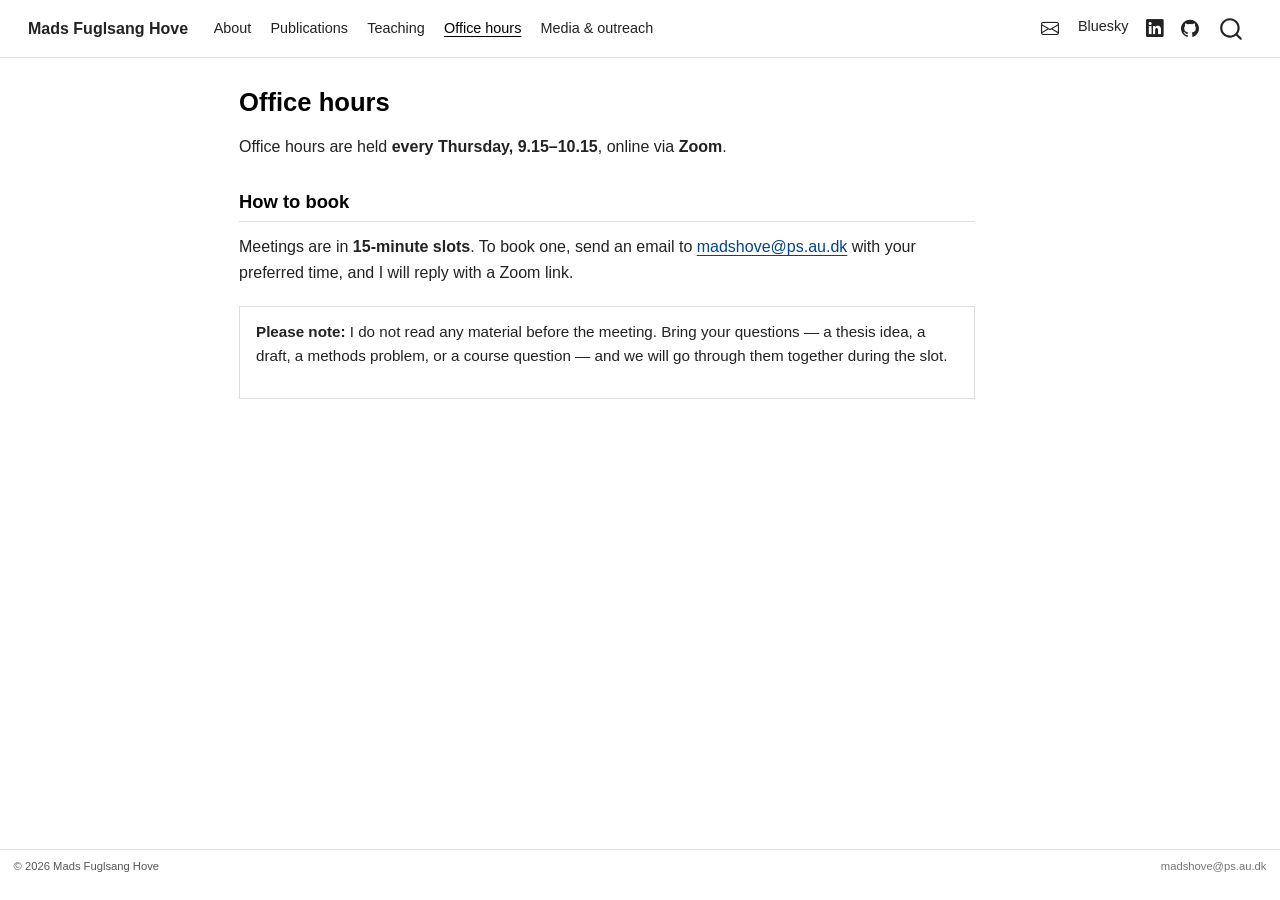
<file: office-hours.html>
<!DOCTYPE html>
<html xmlns="http://www.w3.org/1999/xhtml" lang="en" xml:lang="en"><head>

<meta charset="utf-8">
<meta name="generator" content="quarto-1.11.9">

<meta name="viewport" content="width=device-width, initial-scale=1.0, user-scalable=yes">


<title>Office hours — Mads Fuglsang Hove – Mads Fuglsang Hove</title>
<style>
/* Default styles provided by pandoc.
** See https://pandoc.org/MANUAL.html#variables-for-html for config info.
*/
span.smallcaps{font-variant: small-caps;}
div.columns{display: flex; gap: 1.5em;}
div.column{flex: auto;}
@media screen {
div.columns{gap: min(4vw, 1.5em);}
div.column{overflow-x: auto;}
}
div.hanging-indent{margin-left: 1.5em; text-indent: -1.5em;}
ul.task-list{list-style: none;}
ul.task-list li input[type="checkbox"] {
  width: 0.8em;
  margin: 0 0.8em 0.2em -1em; /* quarto-specific, see https://github.com/quarto-dev/quarto-cli/issues/4556 */ 
  vertical-align: middle;
}
</style>


<script src="site_libs/quarto-nav/quarto-nav.js"></script>
<script src="site_libs/clipboard/clipboard.min.js"></script>
<script src="site_libs/quarto-search/autocomplete.umd.js"></script>
<script src="site_libs/quarto-search/fuse.min.js"></script>
<script src="site_libs/quarto-search/quarto-search.js"></script>
<meta name="quarto:offset" content="./">
<link href="./images/favicon.png" rel="icon" type="image/png">
<script src="site_libs/quarto-html/quarto.js" type="module"></script>
<script src="site_libs/quarto-html/tabsets/tabsets.js" type="module"></script>
<script src="site_libs/quarto-html/scrollable-regions/scrollable-regions.js" type="module"></script>
<script src="site_libs/quarto-html/popper.min.js"></script>
<script src="site_libs/quarto-html/tippy.umd.min.js"></script>
<link href="site_libs/quarto-html/tippy.css" rel="stylesheet">
<link href="site_libs/quarto-html/quarto-syntax-highlighting-63b5708e65d6cd79cd7618c58d0c21e7.css" rel="stylesheet" id="quarto-text-highlighting-styles">
<script src="site_libs/bootstrap/bootstrap.min.js"></script>
<link href="site_libs/bootstrap/bootstrap-icons.css" rel="stylesheet">
<link href="site_libs/bootstrap/bootstrap-a3f846299c6ef34f1435ab17adabcc68.min.css" rel="stylesheet" append-hash="true" id="quarto-bootstrap" data-mode="light">
<script id="quarto-search-options" type="application/json">{
  "location": "navbar",
  "copy-button": false,
  "collapse-after": 3,
  "panel-placement": "end",
  "type": "overlay",
  "limit": 50,
  "keyboard-shortcut": [
    "f",
    "/",
    "s"
  ],
  "show-item-context": false,
  "language": {
    "search-no-results-text": "No results",
    "search-matching-documents-text": "matching documents",
    "search-copy-link-title": "Copy link to search",
    "search-hide-matches-text": "Hide additional matches",
    "search-more-match-text": "more match in this document",
    "search-more-matches-text": "more matches in this document",
    "search-clear-button-title": "Clear",
    "search-text-placeholder": "",
    "search-detached-cancel-button-title": "Cancel",
    "search-submit-button-title": "Submit",
    "search-label": "Search"
  }
}</script>


<meta property="og:title" content="Office hours — Mads Fuglsang Hove">
<meta property="og:description" content="Assistant Professor of Political Science at Aarhus University, studying how digital media affects contemporary democracy.">
<meta property="og:site_name" content="Mads Fuglsang Hove">
<meta name="twitter:title" content="Office hours — Mads Fuglsang Hove">
<meta name="twitter:description" content="Assistant Professor of Political Science at Aarhus University, studying how digital media affects contemporary democracy.">
<meta name="twitter:card" content="summary">
</head>

<body class="nav-fixed fullcontent quarto-light"><a id="quarto-skip-link" class="visually-hidden-focusable" href="#quarto-document-content">Skip to main content</a>

<div id="quarto-search-results"></div>
  <header id="quarto-header" class="headroom fixed-top">
    <nav class="navbar navbar-expand-lg " data-bs-theme="dark" aria-label="Site">
      <div class="navbar-container container-fluid">
      <div class="navbar-brand-container mx-auto">
    <a class="navbar-brand" href="./index.html">
    <span class="navbar-title">Mads Fuglsang Hove</span>
    </a>
  </div>
          <button class="navbar-toggler" type="button" data-bs-toggle="collapse" data-bs-target="#navbarCollapse" aria-controls="navbarCollapse" aria-expanded="false" aria-label="Toggle navigation" onclick="if (window.quartoToggleHeadroom) { window.quartoToggleHeadroom(); }">
  <span class="navbar-toggler-icon"></span>
</button>
          <div class="collapse navbar-collapse" id="navbarCollapse">
            <ul class="navbar-nav navbar-nav-scroll me-auto">
  <li class="nav-item">
    <a class="nav-link" href="./index.html"> 
<span class="menu-text">About</span></a>
  </li>  
  <li class="nav-item">
    <a class="nav-link" href="./publications.html"> 
<span class="menu-text">Publications</span></a>
  </li>  
  <li class="nav-item">
    <a class="nav-link" href="./teaching.html"> 
<span class="menu-text">Teaching</span></a>
  </li>  
  <li class="nav-item">
    <a class="nav-link active" href="./office-hours.html" aria-current="page"> 
<span class="menu-text">Office hours</span></a>
  </li>  
  <li class="nav-item">
    <a class="nav-link" href="./media.html"> 
<span class="menu-text">Media &amp; outreach</span></a>
  </li>  
</ul>
            <ul class="navbar-nav navbar-nav-scroll ms-auto">
  <li class="nav-item compact">
    <a class="nav-link" href="mailto:madshove@ps.au.dk"> <i class="bi bi-envelope" role="img" aria-label="Email">
</i> 
<span class="menu-text"></span></a>
  </li>  
  <li class="nav-item">
    <a class="nav-link" href="https://bsky.app/profile/madshovethy.bsky.social"> 
<span class="menu-text">Bluesky</span></a>
  </li>  
  <li class="nav-item compact">
    <a class="nav-link" href="https://www.linkedin.com/in/mads-hove-0b5337112/"> <i class="bi bi-linkedin" role="img" aria-label="LinkedIn">
</i> 
<span class="menu-text"></span></a>
  </li>  
  <li class="nav-item compact">
    <a class="nav-link" href="https://github.com/madshove-thy"> <i class="bi bi-github" role="img" aria-label="GitHub">
</i> 
<span class="menu-text"></span></a>
  </li>  
</ul>
          </div> <!-- /navcollapse -->
            <div class="quarto-navbar-tools">
</div>
            <div id="quarto-search" class="" title="Search"></div>
      </div> <!-- /container-fluid -->
    </nav>
</header>
<!-- content -->
<div id="quarto-content" class="quarto-container page-columns page-rows-contents page-layout-article page-navbar">
<!-- sidebar -->
<!-- margin-sidebar -->
    
<!-- main -->
<main class="content" id="quarto-document-content" tabindex="-1">

<header id="title-block-header" class="quarto-title-block default">
<div class="quarto-title">
<h1 class="title">Office hours</h1>
</div>



<div class="quarto-title-meta">

    
  
    
  </div>
  


</header>


<p>Office hours are held <strong>every Thursday, 9.15–10.15</strong>, online via <strong>Zoom</strong>.</p>
<section id="how-to-book" class="level2">
<h2 data-anchor-id="how-to-book">How to book</h2>
<p>Meetings are in <strong>15-minute slots</strong>. To book one, send an email to <a href="mailto:madshove@ps.au.dk">madshove@ps.au.dk</a> with your preferred time, and I will reply with a Zoom link.</p>
<div class="note-box">
<p><strong>Please note:</strong> I do not read any material before the meeting. Bring your questions — a thesis idea, a draft, a methods problem, or a course question — and we will go through them together during the slot.</p>
</div>


</section>

</main> <!-- /main -->
<script id="quarto-html-after-body" type="application/javascript">
  window.document.addEventListener("DOMContentLoaded", function (event) {
    const isCodeAnnotation = (el) => {
      for (const clz of el.classList) {
        if (clz.startsWith('code-annotation-')) {                     
          return true;
        }
      }
      return false;
    }
    const onCopySuccess = function(e) {
      // button target
      const button = e.trigger;
      // don't keep focus
      button.blur();
      // flash "checked"
      button.classList.add('code-copy-button-checked');
      var currentTitle = button.getAttribute("title");
      button.setAttribute("title", "Copied!");
      let tooltip;
      if (window.bootstrap) {
        button.setAttribute("data-bs-toggle", "tooltip");
        button.setAttribute("data-bs-placement", "left");
        button.setAttribute("data-bs-title", "Copied!");
        tooltip = new bootstrap.Tooltip(button, 
          { trigger: "manual", 
            customClass: "code-copy-button-tooltip",
            offset: [0, -8]});
        tooltip.show();    
      }
      setTimeout(function() {
        if (tooltip) {
          tooltip.hide();
          button.removeAttribute("data-bs-title");
          button.removeAttribute("data-bs-toggle");
          button.removeAttribute("data-bs-placement");
        }
        button.setAttribute("title", currentTitle);
        button.classList.remove('code-copy-button-checked');
      }, 1000);
      // clear code selection
      e.clearSelection();
    }
    const getTextToCopy = function(trigger) {
      const outerScaffold = trigger.parentElement.cloneNode(true);
      const codeEl = outerScaffold.querySelector('code');
      for (const childEl of codeEl.children) {
        if (isCodeAnnotation(childEl)) {
          childEl.remove();
        }
      }
      return codeEl.innerText;
    }
    const clipboard = new window.ClipboardJS('.code-copy-button:not([data-in-quarto-modal])', {
      text: getTextToCopy
    });
    clipboard.on('success', onCopySuccess);
    if (window.document.getElementById('quarto-embedded-source-code-modal')) {
      const clipboardModal = new window.ClipboardJS('.code-copy-button[data-in-quarto-modal]', {
        text: getTextToCopy,
        container: window.document.getElementById('quarto-embedded-source-code-modal')
      });
      clipboardModal.on('success', onCopySuccess);
    }
      var localhostRegex = new RegExp(/^(?:http|https):\/\/localhost\:?[0-9]*\//);
      var mailtoRegex = new RegExp(/^mailto:/);
        var filterRegex = new RegExp("https:\/\/madshove-thy\.github\.io");
      const newWindowLabel = "(opens in a new tab)";
      const newWindowNoteId = "quarto-ext-newwindow-label";
      // Links reference one hidden label through aria-describedby, so the
      // announcement never changes their accessible name.
      var describeNewWindow = (link) => {
        if (!window.document.getElementById(newWindowNoteId)) {
          var newWindowNote = window.document.createElement("span");
          newWindowNote.id = newWindowNoteId;
          newWindowNote.hidden = true;
          newWindowNote.textContent = newWindowLabel;
          window.document.body.appendChild(newWindowNote);
        }
        var describedBy = (link.getAttribute("aria-describedby") || "").split(/\s+/).filter(Boolean);
        if (!describedBy.includes(newWindowNoteId)) {
          describedBy.push(newWindowNoteId);
          link.setAttribute("aria-describedby", describedBy.join(" "));
        }
      }
      var isInternal = (href) => {
          return filterRegex.test(href) || localhostRegex.test(href) || mailtoRegex.test(href);
      }
      // Inspect non-navigation links and adorn them if external
      window.quartoDecorateExternalLinks = function (root) {
     var links = (root || window.document).querySelectorAll('a[href]:not(.nav-link):not(.navbar-brand):not(.toc-action):not(.sidebar-link):not(.sidebar-item-toggle):not(.pagination-link):not(.no-external):not([aria-hidden]):not(.dropdown-item):not(.quarto-navigation-tool):not(.about-link)');
      for (var i=0; i<links.length; i++) {
        const link = links[i];
        if (!isInternal(link.href)) {
          // undo the damage that might have been done by quarto-nav.js in the case of
          // links that we want to consider external
          if (link.dataset.originalHref !== undefined) {
            link.href = link.dataset.originalHref;
          }
            // target, if specified
            link.setAttribute("target", "_blank");
            if (link.getAttribute("rel") === null) {
              link.setAttribute("rel", "noopener");
            }
            describeNewWindow(link);
          if (!link.classList.contains('no-external-icon')) {
          }
        }
      }
      };
      window.quartoDecorateExternalLinks(window.document);
    // Esc closes the popup (WCAG 1.4.13) and focus leaving both trigger and
    // popup closes it (WCAG 2.4.11); tippy handles neither for interactive popups.
    const hideOnEscAndFocusOut = {
      name: 'hideOnEscAndFocusOut',
      defaultValue: true,
      fn(instance) {
        const dismiss = () => {
          // A show scheduled by the trigger delay would otherwise reopen it
          instance.clearDelayTimeouts();
          instance.hide();
        };
        const onKeyDown = (event) => {
          if (event.key !== 'Escape') {
            return;
          }
          // Keep Esc from also reaching page handlers (e.g. reveal.js overview),
          // except an open reveal.js slide menu, which Esc should close too.
          // The menu handles keys only when its keyboard option is on.
          const menuHandlesEsc = window.Reveal?.getPlugin?.('menu')?.isOpen() &&
            window.Reveal.getConfig().menu?.keyboard !== false;
          if (!menuHandlesEsc) {
            event.stopPropagation();
          }
          if (instance.popper.contains(window.document.activeElement)) {
            // Disabled while refocusing so the focus trigger does not reopen it
            instance.disable();
            instance.reference.focus();
            instance.enable();
          }
          dismiss();
        };
        const onFocusOut = (event) => {
          const target = event.relatedTarget;
          if (target && !instance.reference.contains(target) &&
              !instance.popper.contains(target)) {
            dismiss();
          }
        };
        // On the trigger too: a click trigger (code-annotations: select) has no
        // blur handling. Attached for the instance's lifetime so leaving the
        // trigger also cancels a show still pending on the trigger delay.
        instance.reference.addEventListener('focusout', onFocusOut);
        return {
          onShow() {
            window.document.addEventListener('keydown', onKeyDown, true);
            instance.popper.addEventListener('focusout', onFocusOut);
          },
          onHide() {
            window.document.removeEventListener('keydown', onKeyDown, true);
            instance.popper.removeEventListener('focusout', onFocusOut);
          },
          onDestroy() {
            instance.reference.removeEventListener('focusout', onFocusOut);
          },
        };
      },
    };
    function tippyHover(el, contentFn, onTriggerFn, onUntriggerFn) {
      const config = {
        allowHTML: true,
        maxWidth: 500,
        delay: 100,
        arrow: false,
        appendTo: function(el) {
            return el.parentElement;
        },
        interactive: true,
        interactiveBorder: 10,
        theme: 'quarto',
        placement: 'bottom-start',
        plugins: [hideOnEscAndFocusOut],
      };
      if (contentFn) {
        config.content = contentFn;
      }
      if (onTriggerFn) {
        config.onTrigger = onTriggerFn;
      }
      if (onUntriggerFn) {
        config.onUntrigger = onUntriggerFn;
      }
      window.tippy(el, config); 
    }
    const noterefs = window.document.querySelectorAll('a[role="doc-noteref"]');
    for (var i=0; i<noterefs.length; i++) {
      const ref = noterefs[i];
      tippyHover(ref, function() {
        // use id or data attribute instead here
        let href = ref.getAttribute('data-footnote-href') || ref.getAttribute('href');
        try { href = new URL(href).hash; } catch {}
        const id = href.replace(/^#\/?/, "");
        const note = window.document.getElementById(id);
        if (note) {
          return note.innerHTML;
        } else {
          return "";
        }
      });
    }
    const xrefs = window.document.querySelectorAll('a.quarto-xref');
    const processXRef = (id, note) => {
      // Strip column container classes
      const stripColumnClz = (el) => {
        el.classList.remove("page-full", "page-columns");
        if (el.children) {
          for (const child of el.children) {
            stripColumnClz(child);
          }
        }
      }
      stripColumnClz(note)
      if (id === null || id.startsWith('sec-')) {
        // Special case sections, only their first couple elements
        const container = document.createElement("div");
        if (note.children && note.children.length > 2) {
          container.appendChild(note.children[0].cloneNode(true));
          for (let i = 1; i < note.children.length; i++) {
            const child = note.children[i];
            if (child.tagName === "P" && child.innerText === "") {
              continue;
            } else {
              container.appendChild(child.cloneNode(true));
              break;
            }
          }
          if (window.Quarto?.typesetMath) {
            window.Quarto.typesetMath(container);
          }
          return container.innerHTML
        } else {
          if (window.Quarto?.typesetMath) {
            window.Quarto.typesetMath(note);
          }
          return note.innerHTML;
        }
      } else {
        // Remove any anchor links if they are present
        const anchorLink = note.querySelector('a.anchorjs-link');
        if (anchorLink) {
          anchorLink.remove();
        }
        if (window.Quarto?.typesetMath) {
          window.Quarto.typesetMath(note);
        }
        if (note.classList.contains("callout")) {
          return note.outerHTML;
        } else {
          return note.innerHTML;
        }
      }
    }
    for (var i=0; i<xrefs.length; i++) {
      const xref = xrefs[i];
      tippyHover(xref, undefined, function(instance) {
        instance.disable();
        let url = xref.getAttribute('href');
        let hash = undefined; 
        if (url.startsWith('#')) {
          hash = url;
        } else {
          try { hash = new URL(url).hash; } catch {}
        }
        if (hash) {
          const id = hash.replace(/^#\/?/, "");
          const note = window.document.getElementById(id);
          if (note !== null) {
            try {
              const html = processXRef(id, note.cloneNode(true));
              instance.setContent(html);
            } finally {
              instance.enable();
              instance.show();
            }
          } else {
            // See if we can fetch this
            fetch(url.split('#')[0])
            .then(res => res.text())
            .then(html => {
              const parser = new DOMParser();
              const htmlDoc = parser.parseFromString(html, "text/html");
              const note = htmlDoc.getElementById(id);
              if (note !== null) {
                const html = processXRef(id, note);
                instance.setContent(html);
              } 
            }).finally(() => {
              instance.enable();
              instance.show();
            });
          }
        } else {
          // See if we can fetch a full url (with no hash to target)
          // This is a special case and we should probably do some content thinning / targeting
          fetch(url)
          .then(res => res.text())
          .then(html => {
            const parser = new DOMParser();
            const htmlDoc = parser.parseFromString(html, "text/html");
            const note = htmlDoc.querySelector('main.content');
            if (note !== null) {
              // This should only happen for chapter cross references
              // (since there is no id in the URL)
              // remove the first header
              if (note.children.length > 0 && note.children[0].tagName === "HEADER") {
                note.children[0].remove();
              }
              const html = processXRef(null, note);
              instance.setContent(html);
            } 
          }).finally(() => {
            instance.enable();
            instance.show();
          });
        }
      }, function(instance) {
      });
    }
        let selectedAnnoteEl;
        const selectorForAnnotation = ( cell, annotation) => {
          let cellAttr = 'data-code-cell="' + cell + '"';
          let lineAttr = 'data-code-annotation="' +  annotation + '"';
          const selector = 'span[' + cellAttr + '][' + lineAttr + ']';
          return selector;
        }
        const selectCodeLines = (annoteEl) => {
          const doc = window.document;
          const targetCell = annoteEl.getAttribute("data-target-cell");
          const targetAnnotation = annoteEl.getAttribute("data-target-annotation");
          const annoteSpan = window.document.querySelector(selectorForAnnotation(targetCell, targetAnnotation));
          const lines = annoteSpan.getAttribute("data-code-lines").split(",");
          const lineIds = lines.map((line) => {
            return targetCell + "-" + line;
          })
          // Each band is positioned against its own containing block, which is
          // not the offsetParent of the lines, so place it from client rects.
          const placeBand = (band, firstEl, lastEl, codeBlock) => {
            const container = band.offsetParent;
            if (container === null) {
              return;
            }
            const containerRect = container.getBoundingClientRect();
            // Reveal.js scales slides with a transform, so convert client
            // pixels back to the CSS pixels of the container.
            const scale = containerRect.height / container.offsetHeight || 1;
            const firstRect = firstEl.getBoundingClientRect();
            const lastRect = lastEl.getBoundingClientRect();
            const top = (firstRect.top - containerRect.top) / scale - container.clientTop + container.scrollTop;
            const height = (lastRect.bottom - firstRect.top) / scale;
            band.style.top = top - 2 + "px";
            band.style.height = height + 4 + "px";
            if (codeBlock) {
              // Without the copy button wrapper, the containing block is wider
              // than the code block, so span the code block explicitly.
              const blockRect = codeBlock.getBoundingClientRect();
              band.style.left = (blockRect.left - containerRect.left) / scale - container.clientLeft + container.scrollLeft + "px";
              band.style.width = blockRect.width / scale + "px";
            }
          };
          if (lineIds.length > 0) {
            const el = window.document.getElementById(lineIds[0]);
            const lastEl = window.document.getElementById(lineIds[lineIds.length - 1]);
            const parent = el.parentElement.parentElement;
            // cook up a div (if necessary) and position it
            let div = window.document.getElementById("code-annotation-line-highlight");
            if (div === null) {
              div = window.document.createElement("div");
              div.setAttribute("id", "code-annotation-line-highlight");
              div.style.position = 'absolute';
              parent.appendChild(div);
            }
            placeBand(div, el, lastEl, parent.closest("div.sourceCode") || parent);
            let gutterDiv = window.document.getElementById("code-annotation-line-highlight-gutter");
            if (gutterDiv === null) {
              gutterDiv = window.document.createElement("div");
              gutterDiv.setAttribute("id", "code-annotation-line-highlight-gutter");
              gutterDiv.style.position = 'absolute';
              const codeCell = window.document.getElementById(targetCell);
              const gutter = codeCell.querySelector('.code-annotation-gutter');
              gutter.appendChild(gutterDiv);
            }
            placeBand(gutterDiv, el, lastEl);
            selectedAnnoteEl = annoteEl;
          }
        };
        const unselectCodeLines = () => {
          const elementsIds = ["code-annotation-line-highlight", "code-annotation-line-highlight-gutter"];
          elementsIds.forEach((elId) => {
            const div = window.document.getElementById(elId);
            if (div) {
              div.remove();
            }
          });
          selectedAnnoteEl = undefined;
        };
          // Handle positioning of the toggle
      window.addEventListener(
        "resize",
        throttle(() => {
          elRect = undefined;
          if (selectedAnnoteEl) {
            selectCodeLines(selectedAnnoteEl);
          }
        }, 10)
      );
      function throttle(fn, ms) {
      let throttle = false;
      let timer;
        return (...args) => {
          if(!throttle) { // first call gets through
              fn.apply(this, args);
              throttle = true;
          } else { // all the others get throttled
              if(timer) clearTimeout(timer); // cancel #2
              timer = setTimeout(() => {
                fn.apply(this, args);
                timer = throttle = false;
              }, ms);
          }
        };
      }
        // Attach click handler to the DT
        const annoteDls = window.document.querySelectorAll('dt[data-target-cell]');
        for (const annoteDlNode of annoteDls) {
          annoteDlNode.addEventListener('click', (event) => {
            const clickedEl = event.target;
            if (clickedEl !== selectedAnnoteEl) {
              unselectCodeLines();
              const activeEl = window.document.querySelector('dt[data-target-cell].code-annotation-active');
              if (activeEl) {
                activeEl.classList.remove('code-annotation-active');
              }
              selectCodeLines(clickedEl);
              clickedEl.classList.add('code-annotation-active');
            } else {
              // Unselect the line
              unselectCodeLines();
              clickedEl.classList.remove('code-annotation-active');
            }
          });
        }
    const findCites = (el) => {
      const parentEl = el.parentElement;
      if (parentEl) {
        const cites = parentEl.dataset.cites;
        if (cites) {
          return {
            el,
            cites: cites.split(' ')
          };
        } else {
          return findCites(el.parentElement)
        }
      } else {
        return undefined;
      }
    };
    var bibliorefs = window.document.querySelectorAll('a[role="doc-biblioref"]');
    for (var i=0; i<bibliorefs.length; i++) {
      const ref = bibliorefs[i];
      const citeInfo = findCites(ref);
      if (citeInfo) {
        tippyHover(citeInfo.el, function() {
          var popup = window.document.createElement('div');
          citeInfo.cites.forEach(function(cite) {
            var citeDiv = window.document.createElement('div');
            citeDiv.classList.add('hanging-indent');
            citeDiv.classList.add('csl-entry');
            var biblioDiv = window.document.getElementById('ref-' + cite);
            if (biblioDiv) {
              citeDiv.innerHTML = biblioDiv.innerHTML;
            }
            popup.appendChild(citeDiv);
          });
          return popup.innerHTML;
        });
      }
    }
  });
  </script>
  <script type="application/javascript">
  window.quartoScrollableRegionsLabels = {"code":"Scrollable code","output":"Scrollable output"};
  </script>
</div> <!-- /content -->
<footer class="footer">
  <div class="nav-footer">
    <div class="nav-footer-left">
<p>© 2026 Mads Fuglsang Hove</p>
</div>   
    <div class="nav-footer-center">
      &nbsp;
    </div>
    <div class="nav-footer-right">
<p><a href="mailto:madshove@ps.au.dk">madshove@ps.au.dk</a></p>
</div>
  </div>
</footer>




</body></html>
</file>
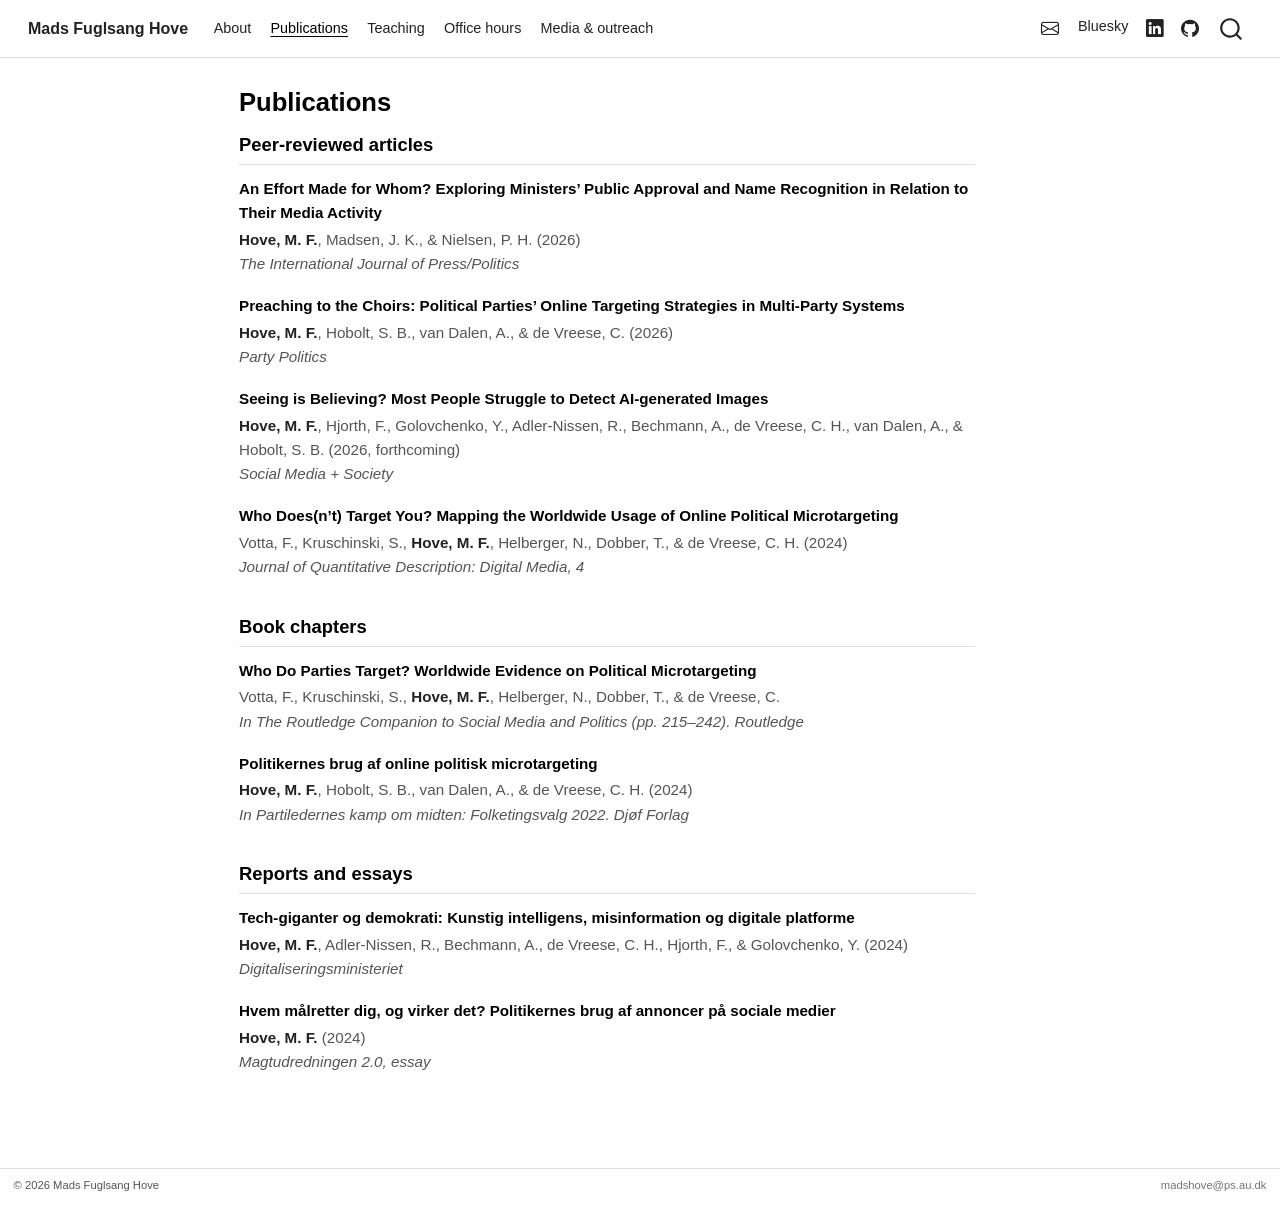
<file: publications.html>
<!DOCTYPE html>
<html xmlns="http://www.w3.org/1999/xhtml" lang="en" xml:lang="en"><head>

<meta charset="utf-8">
<meta name="generator" content="quarto-1.11.9">

<meta name="viewport" content="width=device-width, initial-scale=1.0, user-scalable=yes">


<title>Publications — Mads Fuglsang Hove – Mads Fuglsang Hove</title>
<style>
/* Default styles provided by pandoc.
** See https://pandoc.org/MANUAL.html#variables-for-html for config info.
*/
span.smallcaps{font-variant: small-caps;}
div.columns{display: flex; gap: 1.5em;}
div.column{flex: auto;}
@media screen {
div.columns{gap: min(4vw, 1.5em);}
div.column{overflow-x: auto;}
}
div.hanging-indent{margin-left: 1.5em; text-indent: -1.5em;}
ul.task-list{list-style: none;}
ul.task-list li input[type="checkbox"] {
  width: 0.8em;
  margin: 0 0.8em 0.2em -1em; /* quarto-specific, see https://github.com/quarto-dev/quarto-cli/issues/4556 */ 
  vertical-align: middle;
}
</style>


<script src="site_libs/quarto-nav/quarto-nav.js"></script>
<script src="site_libs/clipboard/clipboard.min.js"></script>
<script src="site_libs/quarto-search/autocomplete.umd.js"></script>
<script src="site_libs/quarto-search/fuse.min.js"></script>
<script src="site_libs/quarto-search/quarto-search.js"></script>
<meta name="quarto:offset" content="./">
<link href="./images/favicon.png" rel="icon" type="image/png">
<script src="site_libs/quarto-html/quarto.js" type="module"></script>
<script src="site_libs/quarto-html/tabsets/tabsets.js" type="module"></script>
<script src="site_libs/quarto-html/scrollable-regions/scrollable-regions.js" type="module"></script>
<script src="site_libs/quarto-html/popper.min.js"></script>
<script src="site_libs/quarto-html/tippy.umd.min.js"></script>
<link href="site_libs/quarto-html/tippy.css" rel="stylesheet">
<link href="site_libs/quarto-html/quarto-syntax-highlighting-63b5708e65d6cd79cd7618c58d0c21e7.css" rel="stylesheet" id="quarto-text-highlighting-styles">
<script src="site_libs/bootstrap/bootstrap.min.js"></script>
<link href="site_libs/bootstrap/bootstrap-icons.css" rel="stylesheet">
<link href="site_libs/bootstrap/bootstrap-a3f846299c6ef34f1435ab17adabcc68.min.css" rel="stylesheet" append-hash="true" id="quarto-bootstrap" data-mode="light">
<script id="quarto-search-options" type="application/json">{
  "location": "navbar",
  "copy-button": false,
  "collapse-after": 3,
  "panel-placement": "end",
  "type": "overlay",
  "limit": 50,
  "keyboard-shortcut": [
    "f",
    "/",
    "s"
  ],
  "show-item-context": false,
  "language": {
    "search-no-results-text": "No results",
    "search-matching-documents-text": "matching documents",
    "search-copy-link-title": "Copy link to search",
    "search-hide-matches-text": "Hide additional matches",
    "search-more-match-text": "more match in this document",
    "search-more-matches-text": "more matches in this document",
    "search-clear-button-title": "Clear",
    "search-text-placeholder": "",
    "search-detached-cancel-button-title": "Cancel",
    "search-submit-button-title": "Submit",
    "search-label": "Search"
  }
}</script>


<meta property="og:title" content="Publications — Mads Fuglsang Hove">
<meta property="og:site_name" content="Mads Fuglsang Hove">
<meta name="twitter:title" content="Publications — Mads Fuglsang Hove">
<meta name="twitter:card" content="summary">
</head>

<body class="nav-fixed fullcontent quarto-light"><a id="quarto-skip-link" class="visually-hidden-focusable" href="#quarto-document-content">Skip to main content</a>

<div id="quarto-search-results"></div>
  <header id="quarto-header" class="headroom fixed-top">
    <nav class="navbar navbar-expand-lg " data-bs-theme="dark" aria-label="Site">
      <div class="navbar-container container-fluid">
      <div class="navbar-brand-container mx-auto">
    <a class="navbar-brand" href="./index.html">
    <span class="navbar-title">Mads Fuglsang Hove</span>
    </a>
  </div>
          <button class="navbar-toggler" type="button" data-bs-toggle="collapse" data-bs-target="#navbarCollapse" aria-controls="navbarCollapse" aria-expanded="false" aria-label="Toggle navigation" onclick="if (window.quartoToggleHeadroom) { window.quartoToggleHeadroom(); }">
  <span class="navbar-toggler-icon"></span>
</button>
          <div class="collapse navbar-collapse" id="navbarCollapse">
            <ul class="navbar-nav navbar-nav-scroll me-auto">
  <li class="nav-item">
    <a class="nav-link" href="./index.html"> 
<span class="menu-text">About</span></a>
  </li>  
  <li class="nav-item">
    <a class="nav-link active" href="./publications.html" aria-current="page"> 
<span class="menu-text">Publications</span></a>
  </li>  
  <li class="nav-item">
    <a class="nav-link" href="./teaching.html"> 
<span class="menu-text">Teaching</span></a>
  </li>  
  <li class="nav-item">
    <a class="nav-link" href="./office-hours.html"> 
<span class="menu-text">Office hours</span></a>
  </li>  
  <li class="nav-item">
    <a class="nav-link" href="./media.html"> 
<span class="menu-text">Media &amp; outreach</span></a>
  </li>  
</ul>
            <ul class="navbar-nav navbar-nav-scroll ms-auto">
  <li class="nav-item compact">
    <a class="nav-link" href="mailto:madshove@ps.au.dk"> <i class="bi bi-envelope" role="img" aria-label="Email">
</i> 
<span class="menu-text"></span></a>
  </li>  
  <li class="nav-item">
    <a class="nav-link" href="https://bsky.app/profile/madshovethy.bsky.social"> 
<span class="menu-text">Bluesky</span></a>
  </li>  
  <li class="nav-item compact">
    <a class="nav-link" href="https://www.linkedin.com/in/mads-hove-0b5337112/"> <i class="bi bi-linkedin" role="img" aria-label="LinkedIn">
</i> 
<span class="menu-text"></span></a>
  </li>  
  <li class="nav-item compact">
    <a class="nav-link" href="https://github.com/madshove-thy"> <i class="bi bi-github" role="img" aria-label="GitHub">
</i> 
<span class="menu-text"></span></a>
  </li>  
</ul>
          </div> <!-- /navcollapse -->
            <div class="quarto-navbar-tools">
</div>
            <div id="quarto-search" class="" title="Search"></div>
      </div> <!-- /container-fluid -->
    </nav>
</header>
<!-- content -->
<div id="quarto-content" class="quarto-container page-columns page-rows-contents page-layout-article page-navbar">
<!-- sidebar -->
<!-- margin-sidebar -->
    
<!-- main -->
<main class="content" id="quarto-document-content" tabindex="-1">

<header id="title-block-header" class="quarto-title-block default">
<div class="quarto-title">
<h1 class="title">Publications</h1>
</div>



<div class="quarto-title-meta">

    
  
    
  </div>
  


</header>


<section id="peer-reviewed-articles" class="level2">
<h2 data-anchor-id="peer-reviewed-articles">Peer-reviewed articles</h2>
<!-- TODO: add links to each entry. Inside a .pub block, append:

     ::: {.pub-links}
     [DOI](https://doi.org/10.xxxx/xxxxx)
     [PDF](files/paper.pdf)
     [Replication data](https://osf.io/xxxxx)
     :::
-->
<div class="pub">
<p><span class="pub-title">An Effort Made for Whom? Exploring Ministers’ Public Approval and Name Recognition in Relation to Their Media Activity</span> <span class="pub-authors"><span class="me">Hove, M. F.</span>, Madsen, J. K., &amp; Nielsen, P. H. (2026)</span><br> <span class="pub-venue">The International Journal of Press/Politics</span></p>
</div>
<div class="pub">
<p><span class="pub-title">Preaching to the Choirs: Political Parties’ Online Targeting Strategies in Multi-Party Systems</span> <span class="pub-authors"><span class="me">Hove, M. F.</span>, Hobolt, S. B., van Dalen, A., &amp; de Vreese, C. (2026)</span><br> <span class="pub-venue">Party Politics</span></p>
</div>
<div class="pub">
<p><span class="pub-title">Seeing is Believing? Most People Struggle to Detect AI-generated Images</span> <span class="pub-authors"><span class="me">Hove, M. F.</span>, Hjorth, F., Golovchenko, Y., Adler-Nissen, R., Bechmann, A., de Vreese, C. H., van Dalen, A., &amp; Hobolt, S. B. (2026, forthcoming)</span><br> <span class="pub-venue">Social Media + Society</span></p>
</div>
<div class="pub">
<p><span class="pub-title">Who Does(n’t) Target You? Mapping the Worldwide Usage of Online Political Microtargeting</span> <span class="pub-authors">Votta, F., Kruschinski, S., <span class="me">Hove, M. F.</span>, Helberger, N., Dobber, T., &amp; de Vreese, C. H. (2024)</span><br> <span class="pub-venue">Journal of Quantitative Description: Digital Media, 4</span></p>
</div>
</section>
<section id="book-chapters" class="level2">
<h2 data-anchor-id="book-chapters">Book chapters</h2>
<div class="pub">
<p><span class="pub-title">Who Do Parties Target? Worldwide Evidence on Political Microtargeting</span> <span class="pub-authors">Votta, F., Kruschinski, S., <span class="me">Hove, M. F.</span>, Helberger, N., Dobber, T., &amp; de Vreese, C.</span><br> <span class="pub-venue">In <em>The Routledge Companion to Social Media and Politics</em> (pp.&nbsp;215–242). Routledge</span></p>
</div>
<div class="pub">
<p><span class="pub-title">Politikernes brug af online politisk microtargeting</span> <span class="pub-authors"><span class="me">Hove, M. F.</span>, Hobolt, S. B., van Dalen, A., &amp; de Vreese, C. H. (2024)</span><br> <span class="pub-venue">In <em>Partiledernes kamp om midten: Folketingsvalg 2022</em>. Djøf Forlag</span></p>
</div>
</section>
<section id="reports-and-essays" class="level2">
<h2 data-anchor-id="reports-and-essays">Reports and essays</h2>
<div class="pub">
<p><span class="pub-title">Tech-giganter og demokrati: Kunstig intelligens, misinformation og digitale platforme</span> <span class="pub-authors"><span class="me">Hove, M. F.</span>, Adler-Nissen, R., Bechmann, A., de Vreese, C. H., Hjorth, F., &amp; Golovchenko, Y. (2024)</span><br> <span class="pub-venue">Digitaliseringsministeriet</span></p>
</div>
<div class="pub">
<p><span class="pub-title">Hvem målretter dig, og virker det? Politikernes brug af annoncer på sociale medier</span> <span class="pub-authors"><span class="me">Hove, M. F.</span> (2024)</span><br> <span class="pub-venue">Magtudredningen 2.0, essay</span></p>
</div>


</section>

</main> <!-- /main -->
<script id="quarto-html-after-body" type="application/javascript">
  window.document.addEventListener("DOMContentLoaded", function (event) {
    const isCodeAnnotation = (el) => {
      for (const clz of el.classList) {
        if (clz.startsWith('code-annotation-')) {                     
          return true;
        }
      }
      return false;
    }
    const onCopySuccess = function(e) {
      // button target
      const button = e.trigger;
      // don't keep focus
      button.blur();
      // flash "checked"
      button.classList.add('code-copy-button-checked');
      var currentTitle = button.getAttribute("title");
      button.setAttribute("title", "Copied!");
      let tooltip;
      if (window.bootstrap) {
        button.setAttribute("data-bs-toggle", "tooltip");
        button.setAttribute("data-bs-placement", "left");
        button.setAttribute("data-bs-title", "Copied!");
        tooltip = new bootstrap.Tooltip(button, 
          { trigger: "manual", 
            customClass: "code-copy-button-tooltip",
            offset: [0, -8]});
        tooltip.show();    
      }
      setTimeout(function() {
        if (tooltip) {
          tooltip.hide();
          button.removeAttribute("data-bs-title");
          button.removeAttribute("data-bs-toggle");
          button.removeAttribute("data-bs-placement");
        }
        button.setAttribute("title", currentTitle);
        button.classList.remove('code-copy-button-checked');
      }, 1000);
      // clear code selection
      e.clearSelection();
    }
    const getTextToCopy = function(trigger) {
      const outerScaffold = trigger.parentElement.cloneNode(true);
      const codeEl = outerScaffold.querySelector('code');
      for (const childEl of codeEl.children) {
        if (isCodeAnnotation(childEl)) {
          childEl.remove();
        }
      }
      return codeEl.innerText;
    }
    const clipboard = new window.ClipboardJS('.code-copy-button:not([data-in-quarto-modal])', {
      text: getTextToCopy
    });
    clipboard.on('success', onCopySuccess);
    if (window.document.getElementById('quarto-embedded-source-code-modal')) {
      const clipboardModal = new window.ClipboardJS('.code-copy-button[data-in-quarto-modal]', {
        text: getTextToCopy,
        container: window.document.getElementById('quarto-embedded-source-code-modal')
      });
      clipboardModal.on('success', onCopySuccess);
    }
      var localhostRegex = new RegExp(/^(?:http|https):\/\/localhost\:?[0-9]*\//);
      var mailtoRegex = new RegExp(/^mailto:/);
        var filterRegex = new RegExp("https:\/\/madshove-thy\.github\.io");
      const newWindowLabel = "(opens in a new tab)";
      const newWindowNoteId = "quarto-ext-newwindow-label";
      // Links reference one hidden label through aria-describedby, so the
      // announcement never changes their accessible name.
      var describeNewWindow = (link) => {
        if (!window.document.getElementById(newWindowNoteId)) {
          var newWindowNote = window.document.createElement("span");
          newWindowNote.id = newWindowNoteId;
          newWindowNote.hidden = true;
          newWindowNote.textContent = newWindowLabel;
          window.document.body.appendChild(newWindowNote);
        }
        var describedBy = (link.getAttribute("aria-describedby") || "").split(/\s+/).filter(Boolean);
        if (!describedBy.includes(newWindowNoteId)) {
          describedBy.push(newWindowNoteId);
          link.setAttribute("aria-describedby", describedBy.join(" "));
        }
      }
      var isInternal = (href) => {
          return filterRegex.test(href) || localhostRegex.test(href) || mailtoRegex.test(href);
      }
      // Inspect non-navigation links and adorn them if external
      window.quartoDecorateExternalLinks = function (root) {
     var links = (root || window.document).querySelectorAll('a[href]:not(.nav-link):not(.navbar-brand):not(.toc-action):not(.sidebar-link):not(.sidebar-item-toggle):not(.pagination-link):not(.no-external):not([aria-hidden]):not(.dropdown-item):not(.quarto-navigation-tool):not(.about-link)');
      for (var i=0; i<links.length; i++) {
        const link = links[i];
        if (!isInternal(link.href)) {
          // undo the damage that might have been done by quarto-nav.js in the case of
          // links that we want to consider external
          if (link.dataset.originalHref !== undefined) {
            link.href = link.dataset.originalHref;
          }
            // target, if specified
            link.setAttribute("target", "_blank");
            if (link.getAttribute("rel") === null) {
              link.setAttribute("rel", "noopener");
            }
            describeNewWindow(link);
          if (!link.classList.contains('no-external-icon')) {
          }
        }
      }
      };
      window.quartoDecorateExternalLinks(window.document);
    // Esc closes the popup (WCAG 1.4.13) and focus leaving both trigger and
    // popup closes it (WCAG 2.4.11); tippy handles neither for interactive popups.
    const hideOnEscAndFocusOut = {
      name: 'hideOnEscAndFocusOut',
      defaultValue: true,
      fn(instance) {
        const dismiss = () => {
          // A show scheduled by the trigger delay would otherwise reopen it
          instance.clearDelayTimeouts();
          instance.hide();
        };
        const onKeyDown = (event) => {
          if (event.key !== 'Escape') {
            return;
          }
          // Keep Esc from also reaching page handlers (e.g. reveal.js overview),
          // except an open reveal.js slide menu, which Esc should close too.
          // The menu handles keys only when its keyboard option is on.
          const menuHandlesEsc = window.Reveal?.getPlugin?.('menu')?.isOpen() &&
            window.Reveal.getConfig().menu?.keyboard !== false;
          if (!menuHandlesEsc) {
            event.stopPropagation();
          }
          if (instance.popper.contains(window.document.activeElement)) {
            // Disabled while refocusing so the focus trigger does not reopen it
            instance.disable();
            instance.reference.focus();
            instance.enable();
          }
          dismiss();
        };
        const onFocusOut = (event) => {
          const target = event.relatedTarget;
          if (target && !instance.reference.contains(target) &&
              !instance.popper.contains(target)) {
            dismiss();
          }
        };
        // On the trigger too: a click trigger (code-annotations: select) has no
        // blur handling. Attached for the instance's lifetime so leaving the
        // trigger also cancels a show still pending on the trigger delay.
        instance.reference.addEventListener('focusout', onFocusOut);
        return {
          onShow() {
            window.document.addEventListener('keydown', onKeyDown, true);
            instance.popper.addEventListener('focusout', onFocusOut);
          },
          onHide() {
            window.document.removeEventListener('keydown', onKeyDown, true);
            instance.popper.removeEventListener('focusout', onFocusOut);
          },
          onDestroy() {
            instance.reference.removeEventListener('focusout', onFocusOut);
          },
        };
      },
    };
    function tippyHover(el, contentFn, onTriggerFn, onUntriggerFn) {
      const config = {
        allowHTML: true,
        maxWidth: 500,
        delay: 100,
        arrow: false,
        appendTo: function(el) {
            return el.parentElement;
        },
        interactive: true,
        interactiveBorder: 10,
        theme: 'quarto',
        placement: 'bottom-start',
        plugins: [hideOnEscAndFocusOut],
      };
      if (contentFn) {
        config.content = contentFn;
      }
      if (onTriggerFn) {
        config.onTrigger = onTriggerFn;
      }
      if (onUntriggerFn) {
        config.onUntrigger = onUntriggerFn;
      }
      window.tippy(el, config); 
    }
    const noterefs = window.document.querySelectorAll('a[role="doc-noteref"]');
    for (var i=0; i<noterefs.length; i++) {
      const ref = noterefs[i];
      tippyHover(ref, function() {
        // use id or data attribute instead here
        let href = ref.getAttribute('data-footnote-href') || ref.getAttribute('href');
        try { href = new URL(href).hash; } catch {}
        const id = href.replace(/^#\/?/, "");
        const note = window.document.getElementById(id);
        if (note) {
          return note.innerHTML;
        } else {
          return "";
        }
      });
    }
    const xrefs = window.document.querySelectorAll('a.quarto-xref');
    const processXRef = (id, note) => {
      // Strip column container classes
      const stripColumnClz = (el) => {
        el.classList.remove("page-full", "page-columns");
        if (el.children) {
          for (const child of el.children) {
            stripColumnClz(child);
          }
        }
      }
      stripColumnClz(note)
      if (id === null || id.startsWith('sec-')) {
        // Special case sections, only their first couple elements
        const container = document.createElement("div");
        if (note.children && note.children.length > 2) {
          container.appendChild(note.children[0].cloneNode(true));
          for (let i = 1; i < note.children.length; i++) {
            const child = note.children[i];
            if (child.tagName === "P" && child.innerText === "") {
              continue;
            } else {
              container.appendChild(child.cloneNode(true));
              break;
            }
          }
          if (window.Quarto?.typesetMath) {
            window.Quarto.typesetMath(container);
          }
          return container.innerHTML
        } else {
          if (window.Quarto?.typesetMath) {
            window.Quarto.typesetMath(note);
          }
          return note.innerHTML;
        }
      } else {
        // Remove any anchor links if they are present
        const anchorLink = note.querySelector('a.anchorjs-link');
        if (anchorLink) {
          anchorLink.remove();
        }
        if (window.Quarto?.typesetMath) {
          window.Quarto.typesetMath(note);
        }
        if (note.classList.contains("callout")) {
          return note.outerHTML;
        } else {
          return note.innerHTML;
        }
      }
    }
    for (var i=0; i<xrefs.length; i++) {
      const xref = xrefs[i];
      tippyHover(xref, undefined, function(instance) {
        instance.disable();
        let url = xref.getAttribute('href');
        let hash = undefined; 
        if (url.startsWith('#')) {
          hash = url;
        } else {
          try { hash = new URL(url).hash; } catch {}
        }
        if (hash) {
          const id = hash.replace(/^#\/?/, "");
          const note = window.document.getElementById(id);
          if (note !== null) {
            try {
              const html = processXRef(id, note.cloneNode(true));
              instance.setContent(html);
            } finally {
              instance.enable();
              instance.show();
            }
          } else {
            // See if we can fetch this
            fetch(url.split('#')[0])
            .then(res => res.text())
            .then(html => {
              const parser = new DOMParser();
              const htmlDoc = parser.parseFromString(html, "text/html");
              const note = htmlDoc.getElementById(id);
              if (note !== null) {
                const html = processXRef(id, note);
                instance.setContent(html);
              } 
            }).finally(() => {
              instance.enable();
              instance.show();
            });
          }
        } else {
          // See if we can fetch a full url (with no hash to target)
          // This is a special case and we should probably do some content thinning / targeting
          fetch(url)
          .then(res => res.text())
          .then(html => {
            const parser = new DOMParser();
            const htmlDoc = parser.parseFromString(html, "text/html");
            const note = htmlDoc.querySelector('main.content');
            if (note !== null) {
              // This should only happen for chapter cross references
              // (since there is no id in the URL)
              // remove the first header
              if (note.children.length > 0 && note.children[0].tagName === "HEADER") {
                note.children[0].remove();
              }
              const html = processXRef(null, note);
              instance.setContent(html);
            } 
          }).finally(() => {
            instance.enable();
            instance.show();
          });
        }
      }, function(instance) {
      });
    }
        let selectedAnnoteEl;
        const selectorForAnnotation = ( cell, annotation) => {
          let cellAttr = 'data-code-cell="' + cell + '"';
          let lineAttr = 'data-code-annotation="' +  annotation + '"';
          const selector = 'span[' + cellAttr + '][' + lineAttr + ']';
          return selector;
        }
        const selectCodeLines = (annoteEl) => {
          const doc = window.document;
          const targetCell = annoteEl.getAttribute("data-target-cell");
          const targetAnnotation = annoteEl.getAttribute("data-target-annotation");
          const annoteSpan = window.document.querySelector(selectorForAnnotation(targetCell, targetAnnotation));
          const lines = annoteSpan.getAttribute("data-code-lines").split(",");
          const lineIds = lines.map((line) => {
            return targetCell + "-" + line;
          })
          // Each band is positioned against its own containing block, which is
          // not the offsetParent of the lines, so place it from client rects.
          const placeBand = (band, firstEl, lastEl, codeBlock) => {
            const container = band.offsetParent;
            if (container === null) {
              return;
            }
            const containerRect = container.getBoundingClientRect();
            // Reveal.js scales slides with a transform, so convert client
            // pixels back to the CSS pixels of the container.
            const scale = containerRect.height / container.offsetHeight || 1;
            const firstRect = firstEl.getBoundingClientRect();
            const lastRect = lastEl.getBoundingClientRect();
            const top = (firstRect.top - containerRect.top) / scale - container.clientTop + container.scrollTop;
            const height = (lastRect.bottom - firstRect.top) / scale;
            band.style.top = top - 2 + "px";
            band.style.height = height + 4 + "px";
            if (codeBlock) {
              // Without the copy button wrapper, the containing block is wider
              // than the code block, so span the code block explicitly.
              const blockRect = codeBlock.getBoundingClientRect();
              band.style.left = (blockRect.left - containerRect.left) / scale - container.clientLeft + container.scrollLeft + "px";
              band.style.width = blockRect.width / scale + "px";
            }
          };
          if (lineIds.length > 0) {
            const el = window.document.getElementById(lineIds[0]);
            const lastEl = window.document.getElementById(lineIds[lineIds.length - 1]);
            const parent = el.parentElement.parentElement;
            // cook up a div (if necessary) and position it
            let div = window.document.getElementById("code-annotation-line-highlight");
            if (div === null) {
              div = window.document.createElement("div");
              div.setAttribute("id", "code-annotation-line-highlight");
              div.style.position = 'absolute';
              parent.appendChild(div);
            }
            placeBand(div, el, lastEl, parent.closest("div.sourceCode") || parent);
            let gutterDiv = window.document.getElementById("code-annotation-line-highlight-gutter");
            if (gutterDiv === null) {
              gutterDiv = window.document.createElement("div");
              gutterDiv.setAttribute("id", "code-annotation-line-highlight-gutter");
              gutterDiv.style.position = 'absolute';
              const codeCell = window.document.getElementById(targetCell);
              const gutter = codeCell.querySelector('.code-annotation-gutter');
              gutter.appendChild(gutterDiv);
            }
            placeBand(gutterDiv, el, lastEl);
            selectedAnnoteEl = annoteEl;
          }
        };
        const unselectCodeLines = () => {
          const elementsIds = ["code-annotation-line-highlight", "code-annotation-line-highlight-gutter"];
          elementsIds.forEach((elId) => {
            const div = window.document.getElementById(elId);
            if (div) {
              div.remove();
            }
          });
          selectedAnnoteEl = undefined;
        };
          // Handle positioning of the toggle
      window.addEventListener(
        "resize",
        throttle(() => {
          elRect = undefined;
          if (selectedAnnoteEl) {
            selectCodeLines(selectedAnnoteEl);
          }
        }, 10)
      );
      function throttle(fn, ms) {
      let throttle = false;
      let timer;
        return (...args) => {
          if(!throttle) { // first call gets through
              fn.apply(this, args);
              throttle = true;
          } else { // all the others get throttled
              if(timer) clearTimeout(timer); // cancel #2
              timer = setTimeout(() => {
                fn.apply(this, args);
                timer = throttle = false;
              }, ms);
          }
        };
      }
        // Attach click handler to the DT
        const annoteDls = window.document.querySelectorAll('dt[data-target-cell]');
        for (const annoteDlNode of annoteDls) {
          annoteDlNode.addEventListener('click', (event) => {
            const clickedEl = event.target;
            if (clickedEl !== selectedAnnoteEl) {
              unselectCodeLines();
              const activeEl = window.document.querySelector('dt[data-target-cell].code-annotation-active');
              if (activeEl) {
                activeEl.classList.remove('code-annotation-active');
              }
              selectCodeLines(clickedEl);
              clickedEl.classList.add('code-annotation-active');
            } else {
              // Unselect the line
              unselectCodeLines();
              clickedEl.classList.remove('code-annotation-active');
            }
          });
        }
    const findCites = (el) => {
      const parentEl = el.parentElement;
      if (parentEl) {
        const cites = parentEl.dataset.cites;
        if (cites) {
          return {
            el,
            cites: cites.split(' ')
          };
        } else {
          return findCites(el.parentElement)
        }
      } else {
        return undefined;
      }
    };
    var bibliorefs = window.document.querySelectorAll('a[role="doc-biblioref"]');
    for (var i=0; i<bibliorefs.length; i++) {
      const ref = bibliorefs[i];
      const citeInfo = findCites(ref);
      if (citeInfo) {
        tippyHover(citeInfo.el, function() {
          var popup = window.document.createElement('div');
          citeInfo.cites.forEach(function(cite) {
            var citeDiv = window.document.createElement('div');
            citeDiv.classList.add('hanging-indent');
            citeDiv.classList.add('csl-entry');
            var biblioDiv = window.document.getElementById('ref-' + cite);
            if (biblioDiv) {
              citeDiv.innerHTML = biblioDiv.innerHTML;
            }
            popup.appendChild(citeDiv);
          });
          return popup.innerHTML;
        });
      }
    }
  });
  </script>
  <script type="application/javascript">
  window.quartoScrollableRegionsLabels = {"code":"Scrollable code","output":"Scrollable output"};
  </script>
</div> <!-- /content -->
<footer class="footer">
  <div class="nav-footer">
    <div class="nav-footer-left">
<p>© 2026 Mads Fuglsang Hove</p>
</div>   
    <div class="nav-footer-center">
      &nbsp;
    </div>
    <div class="nav-footer-right">
<p><a href="mailto:madshove@ps.au.dk">madshove@ps.au.dk</a></p>
</div>
  </div>
</footer>




</body></html>
</file>
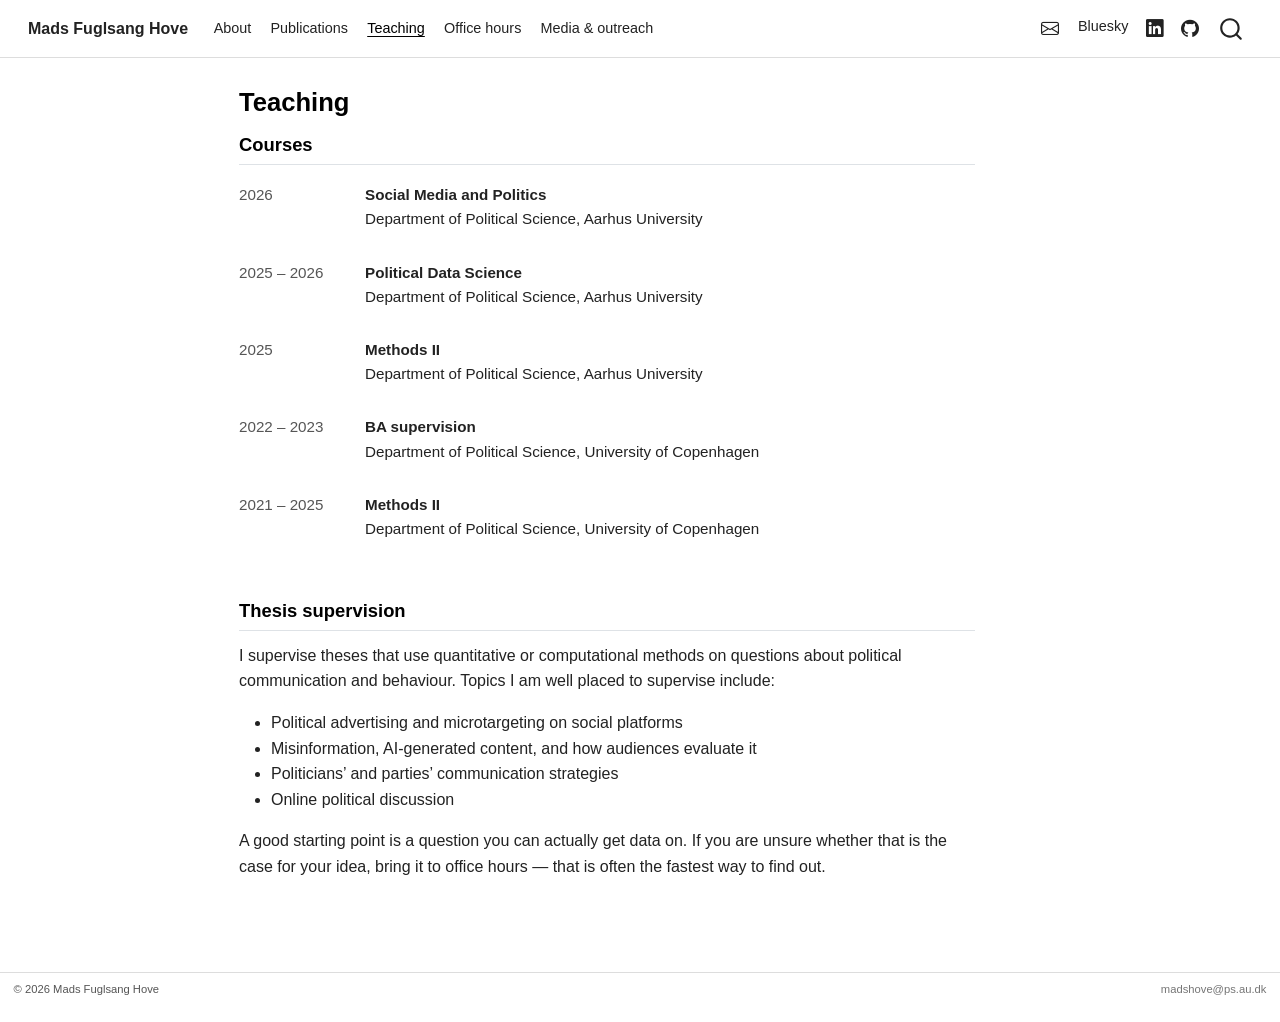
<file: teaching.html>
<!DOCTYPE html>
<html xmlns="http://www.w3.org/1999/xhtml" lang="en" xml:lang="en"><head>

<meta charset="utf-8">
<meta name="generator" content="quarto-1.11.9">

<meta name="viewport" content="width=device-width, initial-scale=1.0, user-scalable=yes">


<title>Teaching — Mads Fuglsang Hove – Mads Fuglsang Hove</title>
<style>
/* Default styles provided by pandoc.
** See https://pandoc.org/MANUAL.html#variables-for-html for config info.
*/
span.smallcaps{font-variant: small-caps;}
div.columns{display: flex; gap: 1.5em;}
div.column{flex: auto;}
@media screen {
div.columns{gap: min(4vw, 1.5em);}
div.column{overflow-x: auto;}
}
div.hanging-indent{margin-left: 1.5em; text-indent: -1.5em;}
ul.task-list{list-style: none;}
ul.task-list li input[type="checkbox"] {
  width: 0.8em;
  margin: 0 0.8em 0.2em -1em; /* quarto-specific, see https://github.com/quarto-dev/quarto-cli/issues/4556 */ 
  vertical-align: middle;
}
</style>


<script src="site_libs/quarto-nav/quarto-nav.js"></script>
<script src="site_libs/clipboard/clipboard.min.js"></script>
<script src="site_libs/quarto-search/autocomplete.umd.js"></script>
<script src="site_libs/quarto-search/fuse.min.js"></script>
<script src="site_libs/quarto-search/quarto-search.js"></script>
<meta name="quarto:offset" content="./">
<link href="./images/favicon.png" rel="icon" type="image/png">
<script src="site_libs/quarto-html/quarto.js" type="module"></script>
<script src="site_libs/quarto-html/tabsets/tabsets.js" type="module"></script>
<script src="site_libs/quarto-html/scrollable-regions/scrollable-regions.js" type="module"></script>
<script src="site_libs/quarto-html/popper.min.js"></script>
<script src="site_libs/quarto-html/tippy.umd.min.js"></script>
<link href="site_libs/quarto-html/tippy.css" rel="stylesheet">
<link href="site_libs/quarto-html/quarto-syntax-highlighting-63b5708e65d6cd79cd7618c58d0c21e7.css" rel="stylesheet" id="quarto-text-highlighting-styles">
<script src="site_libs/bootstrap/bootstrap.min.js"></script>
<link href="site_libs/bootstrap/bootstrap-icons.css" rel="stylesheet">
<link href="site_libs/bootstrap/bootstrap-a3f846299c6ef34f1435ab17adabcc68.min.css" rel="stylesheet" append-hash="true" id="quarto-bootstrap" data-mode="light">
<script id="quarto-search-options" type="application/json">{
  "location": "navbar",
  "copy-button": false,
  "collapse-after": 3,
  "panel-placement": "end",
  "type": "overlay",
  "limit": 50,
  "keyboard-shortcut": [
    "f",
    "/",
    "s"
  ],
  "show-item-context": false,
  "language": {
    "search-no-results-text": "No results",
    "search-matching-documents-text": "matching documents",
    "search-copy-link-title": "Copy link to search",
    "search-hide-matches-text": "Hide additional matches",
    "search-more-match-text": "more match in this document",
    "search-more-matches-text": "more matches in this document",
    "search-clear-button-title": "Clear",
    "search-text-placeholder": "",
    "search-detached-cancel-button-title": "Cancel",
    "search-submit-button-title": "Submit",
    "search-label": "Search"
  }
}</script>


<meta property="og:title" content="Teaching — Mads Fuglsang Hove">
<meta property="og:description" content="Assistant Professor of Political Science at Aarhus University, studying how digital media affects contemporary democracy.">
<meta property="og:site_name" content="Mads Fuglsang Hove">
<meta name="twitter:title" content="Teaching — Mads Fuglsang Hove">
<meta name="twitter:description" content="Assistant Professor of Political Science at Aarhus University, studying how digital media affects contemporary democracy.">
<meta name="twitter:card" content="summary">
</head>

<body class="nav-fixed fullcontent quarto-light"><a id="quarto-skip-link" class="visually-hidden-focusable" href="#quarto-document-content">Skip to main content</a>

<div id="quarto-search-results"></div>
  <header id="quarto-header" class="headroom fixed-top">
    <nav class="navbar navbar-expand-lg " data-bs-theme="dark" aria-label="Site">
      <div class="navbar-container container-fluid">
      <div class="navbar-brand-container mx-auto">
    <a class="navbar-brand" href="./index.html">
    <span class="navbar-title">Mads Fuglsang Hove</span>
    </a>
  </div>
          <button class="navbar-toggler" type="button" data-bs-toggle="collapse" data-bs-target="#navbarCollapse" aria-controls="navbarCollapse" aria-expanded="false" aria-label="Toggle navigation" onclick="if (window.quartoToggleHeadroom) { window.quartoToggleHeadroom(); }">
  <span class="navbar-toggler-icon"></span>
</button>
          <div class="collapse navbar-collapse" id="navbarCollapse">
            <ul class="navbar-nav navbar-nav-scroll me-auto">
  <li class="nav-item">
    <a class="nav-link" href="./index.html"> 
<span class="menu-text">About</span></a>
  </li>  
  <li class="nav-item">
    <a class="nav-link" href="./publications.html"> 
<span class="menu-text">Publications</span></a>
  </li>  
  <li class="nav-item">
    <a class="nav-link active" href="./teaching.html" aria-current="page"> 
<span class="menu-text">Teaching</span></a>
  </li>  
  <li class="nav-item">
    <a class="nav-link" href="./office-hours.html"> 
<span class="menu-text">Office hours</span></a>
  </li>  
  <li class="nav-item">
    <a class="nav-link" href="./media.html"> 
<span class="menu-text">Media &amp; outreach</span></a>
  </li>  
</ul>
            <ul class="navbar-nav navbar-nav-scroll ms-auto">
  <li class="nav-item compact">
    <a class="nav-link" href="mailto:madshove@ps.au.dk"> <i class="bi bi-envelope" role="img" aria-label="Email">
</i> 
<span class="menu-text"></span></a>
  </li>  
  <li class="nav-item">
    <a class="nav-link" href="https://bsky.app/profile/madshovethy.bsky.social"> 
<span class="menu-text">Bluesky</span></a>
  </li>  
  <li class="nav-item compact">
    <a class="nav-link" href="https://www.linkedin.com/in/mads-hove-0b5337112/"> <i class="bi bi-linkedin" role="img" aria-label="LinkedIn">
</i> 
<span class="menu-text"></span></a>
  </li>  
  <li class="nav-item compact">
    <a class="nav-link" href="https://github.com/madshove-thy"> <i class="bi bi-github" role="img" aria-label="GitHub">
</i> 
<span class="menu-text"></span></a>
  </li>  
</ul>
          </div> <!-- /navcollapse -->
            <div class="quarto-navbar-tools">
</div>
            <div id="quarto-search" class="" title="Search"></div>
      </div> <!-- /container-fluid -->
    </nav>
</header>
<!-- content -->
<div id="quarto-content" class="quarto-container page-columns page-rows-contents page-layout-article page-navbar">
<!-- sidebar -->
<!-- margin-sidebar -->
    
<!-- main -->
<main class="content" id="quarto-document-content" tabindex="-1">

<header id="title-block-header" class="quarto-title-block default">
<div class="quarto-title">
<h1 class="title">Teaching</h1>
</div>



<div class="quarto-title-meta">

    
  
    
  </div>
  


</header>


<section id="courses" class="level2">
<h2 data-anchor-id="courses">Courses</h2>
<div class="entry">
<div class="entry-date">
<p>2026</p>
</div>
<div>
<p><strong>Social Media and Politics</strong><br> <span class="pub-authors">Department of Political Science, Aarhus University</span></p>
</div>
</div>
<div class="entry">
<div class="entry-date">
<p>2025 – 2026</p>
</div>
<div>
<p><strong>Political Data Science</strong><br> <span class="pub-authors">Department of Political Science, Aarhus University</span></p>
</div>
</div>
<div class="entry">
<div class="entry-date">
<p>2025</p>
</div>
<div>
<p><strong>Methods II</strong><br> <span class="pub-authors">Department of Political Science, Aarhus University</span></p>
</div>
</div>
<div class="entry">
<div class="entry-date">
<p>2022 – 2023</p>
</div>
<div>
<p><strong>BA supervision</strong><br> <span class="pub-authors">Department of Political Science, University of Copenhagen</span></p>
</div>
</div>
<div class="entry">
<div class="entry-date">
<p>2021 – 2025</p>
</div>
<div>
<p><strong>Methods II</strong><br> <span class="pub-authors">Department of Political Science, University of Copenhagen</span></p>
</div>
</div>
</section>
<section id="thesis-supervision" class="level2">
<h2 data-anchor-id="thesis-supervision">Thesis supervision</h2>
<p>I supervise theses that use quantitative or computational methods on questions about political communication and behaviour. Topics I am well placed to supervise include:</p>
<ul>
<li>Political advertising and microtargeting on social platforms</li>
<li>Misinformation, AI-generated content, and how audiences evaluate it</li>
<li>Politicians’ and parties’ communication strategies</li>
<li>Online political discussion</li>
</ul>
<p>A good starting point is a question you can actually get data on. If you are unsure whether that is the case for your idea, bring it to office hours — that is often the fastest way to find out.</p>


</section>

</main> <!-- /main -->
<script id="quarto-html-after-body" type="application/javascript">
  window.document.addEventListener("DOMContentLoaded", function (event) {
    const isCodeAnnotation = (el) => {
      for (const clz of el.classList) {
        if (clz.startsWith('code-annotation-')) {                     
          return true;
        }
      }
      return false;
    }
    const onCopySuccess = function(e) {
      // button target
      const button = e.trigger;
      // don't keep focus
      button.blur();
      // flash "checked"
      button.classList.add('code-copy-button-checked');
      var currentTitle = button.getAttribute("title");
      button.setAttribute("title", "Copied!");
      let tooltip;
      if (window.bootstrap) {
        button.setAttribute("data-bs-toggle", "tooltip");
        button.setAttribute("data-bs-placement", "left");
        button.setAttribute("data-bs-title", "Copied!");
        tooltip = new bootstrap.Tooltip(button, 
          { trigger: "manual", 
            customClass: "code-copy-button-tooltip",
            offset: [0, -8]});
        tooltip.show();    
      }
      setTimeout(function() {
        if (tooltip) {
          tooltip.hide();
          button.removeAttribute("data-bs-title");
          button.removeAttribute("data-bs-toggle");
          button.removeAttribute("data-bs-placement");
        }
        button.setAttribute("title", currentTitle);
        button.classList.remove('code-copy-button-checked');
      }, 1000);
      // clear code selection
      e.clearSelection();
    }
    const getTextToCopy = function(trigger) {
      const outerScaffold = trigger.parentElement.cloneNode(true);
      const codeEl = outerScaffold.querySelector('code');
      for (const childEl of codeEl.children) {
        if (isCodeAnnotation(childEl)) {
          childEl.remove();
        }
      }
      return codeEl.innerText;
    }
    const clipboard = new window.ClipboardJS('.code-copy-button:not([data-in-quarto-modal])', {
      text: getTextToCopy
    });
    clipboard.on('success', onCopySuccess);
    if (window.document.getElementById('quarto-embedded-source-code-modal')) {
      const clipboardModal = new window.ClipboardJS('.code-copy-button[data-in-quarto-modal]', {
        text: getTextToCopy,
        container: window.document.getElementById('quarto-embedded-source-code-modal')
      });
      clipboardModal.on('success', onCopySuccess);
    }
      var localhostRegex = new RegExp(/^(?:http|https):\/\/localhost\:?[0-9]*\//);
      var mailtoRegex = new RegExp(/^mailto:/);
        var filterRegex = new RegExp("https:\/\/madshove-thy\.github\.io");
      const newWindowLabel = "(opens in a new tab)";
      const newWindowNoteId = "quarto-ext-newwindow-label";
      // Links reference one hidden label through aria-describedby, so the
      // announcement never changes their accessible name.
      var describeNewWindow = (link) => {
        if (!window.document.getElementById(newWindowNoteId)) {
          var newWindowNote = window.document.createElement("span");
          newWindowNote.id = newWindowNoteId;
          newWindowNote.hidden = true;
          newWindowNote.textContent = newWindowLabel;
          window.document.body.appendChild(newWindowNote);
        }
        var describedBy = (link.getAttribute("aria-describedby") || "").split(/\s+/).filter(Boolean);
        if (!describedBy.includes(newWindowNoteId)) {
          describedBy.push(newWindowNoteId);
          link.setAttribute("aria-describedby", describedBy.join(" "));
        }
      }
      var isInternal = (href) => {
          return filterRegex.test(href) || localhostRegex.test(href) || mailtoRegex.test(href);
      }
      // Inspect non-navigation links and adorn them if external
      window.quartoDecorateExternalLinks = function (root) {
     var links = (root || window.document).querySelectorAll('a[href]:not(.nav-link):not(.navbar-brand):not(.toc-action):not(.sidebar-link):not(.sidebar-item-toggle):not(.pagination-link):not(.no-external):not([aria-hidden]):not(.dropdown-item):not(.quarto-navigation-tool):not(.about-link)');
      for (var i=0; i<links.length; i++) {
        const link = links[i];
        if (!isInternal(link.href)) {
          // undo the damage that might have been done by quarto-nav.js in the case of
          // links that we want to consider external
          if (link.dataset.originalHref !== undefined) {
            link.href = link.dataset.originalHref;
          }
            // target, if specified
            link.setAttribute("target", "_blank");
            if (link.getAttribute("rel") === null) {
              link.setAttribute("rel", "noopener");
            }
            describeNewWindow(link);
          if (!link.classList.contains('no-external-icon')) {
          }
        }
      }
      };
      window.quartoDecorateExternalLinks(window.document);
    // Esc closes the popup (WCAG 1.4.13) and focus leaving both trigger and
    // popup closes it (WCAG 2.4.11); tippy handles neither for interactive popups.
    const hideOnEscAndFocusOut = {
      name: 'hideOnEscAndFocusOut',
      defaultValue: true,
      fn(instance) {
        const dismiss = () => {
          // A show scheduled by the trigger delay would otherwise reopen it
          instance.clearDelayTimeouts();
          instance.hide();
        };
        const onKeyDown = (event) => {
          if (event.key !== 'Escape') {
            return;
          }
          // Keep Esc from also reaching page handlers (e.g. reveal.js overview),
          // except an open reveal.js slide menu, which Esc should close too.
          // The menu handles keys only when its keyboard option is on.
          const menuHandlesEsc = window.Reveal?.getPlugin?.('menu')?.isOpen() &&
            window.Reveal.getConfig().menu?.keyboard !== false;
          if (!menuHandlesEsc) {
            event.stopPropagation();
          }
          if (instance.popper.contains(window.document.activeElement)) {
            // Disabled while refocusing so the focus trigger does not reopen it
            instance.disable();
            instance.reference.focus();
            instance.enable();
          }
          dismiss();
        };
        const onFocusOut = (event) => {
          const target = event.relatedTarget;
          if (target && !instance.reference.contains(target) &&
              !instance.popper.contains(target)) {
            dismiss();
          }
        };
        // On the trigger too: a click trigger (code-annotations: select) has no
        // blur handling. Attached for the instance's lifetime so leaving the
        // trigger also cancels a show still pending on the trigger delay.
        instance.reference.addEventListener('focusout', onFocusOut);
        return {
          onShow() {
            window.document.addEventListener('keydown', onKeyDown, true);
            instance.popper.addEventListener('focusout', onFocusOut);
          },
          onHide() {
            window.document.removeEventListener('keydown', onKeyDown, true);
            instance.popper.removeEventListener('focusout', onFocusOut);
          },
          onDestroy() {
            instance.reference.removeEventListener('focusout', onFocusOut);
          },
        };
      },
    };
    function tippyHover(el, contentFn, onTriggerFn, onUntriggerFn) {
      const config = {
        allowHTML: true,
        maxWidth: 500,
        delay: 100,
        arrow: false,
        appendTo: function(el) {
            return el.parentElement;
        },
        interactive: true,
        interactiveBorder: 10,
        theme: 'quarto',
        placement: 'bottom-start',
        plugins: [hideOnEscAndFocusOut],
      };
      if (contentFn) {
        config.content = contentFn;
      }
      if (onTriggerFn) {
        config.onTrigger = onTriggerFn;
      }
      if (onUntriggerFn) {
        config.onUntrigger = onUntriggerFn;
      }
      window.tippy(el, config); 
    }
    const noterefs = window.document.querySelectorAll('a[role="doc-noteref"]');
    for (var i=0; i<noterefs.length; i++) {
      const ref = noterefs[i];
      tippyHover(ref, function() {
        // use id or data attribute instead here
        let href = ref.getAttribute('data-footnote-href') || ref.getAttribute('href');
        try { href = new URL(href).hash; } catch {}
        const id = href.replace(/^#\/?/, "");
        const note = window.document.getElementById(id);
        if (note) {
          return note.innerHTML;
        } else {
          return "";
        }
      });
    }
    const xrefs = window.document.querySelectorAll('a.quarto-xref');
    const processXRef = (id, note) => {
      // Strip column container classes
      const stripColumnClz = (el) => {
        el.classList.remove("page-full", "page-columns");
        if (el.children) {
          for (const child of el.children) {
            stripColumnClz(child);
          }
        }
      }
      stripColumnClz(note)
      if (id === null || id.startsWith('sec-')) {
        // Special case sections, only their first couple elements
        const container = document.createElement("div");
        if (note.children && note.children.length > 2) {
          container.appendChild(note.children[0].cloneNode(true));
          for (let i = 1; i < note.children.length; i++) {
            const child = note.children[i];
            if (child.tagName === "P" && child.innerText === "") {
              continue;
            } else {
              container.appendChild(child.cloneNode(true));
              break;
            }
          }
          if (window.Quarto?.typesetMath) {
            window.Quarto.typesetMath(container);
          }
          return container.innerHTML
        } else {
          if (window.Quarto?.typesetMath) {
            window.Quarto.typesetMath(note);
          }
          return note.innerHTML;
        }
      } else {
        // Remove any anchor links if they are present
        const anchorLink = note.querySelector('a.anchorjs-link');
        if (anchorLink) {
          anchorLink.remove();
        }
        if (window.Quarto?.typesetMath) {
          window.Quarto.typesetMath(note);
        }
        if (note.classList.contains("callout")) {
          return note.outerHTML;
        } else {
          return note.innerHTML;
        }
      }
    }
    for (var i=0; i<xrefs.length; i++) {
      const xref = xrefs[i];
      tippyHover(xref, undefined, function(instance) {
        instance.disable();
        let url = xref.getAttribute('href');
        let hash = undefined; 
        if (url.startsWith('#')) {
          hash = url;
        } else {
          try { hash = new URL(url).hash; } catch {}
        }
        if (hash) {
          const id = hash.replace(/^#\/?/, "");
          const note = window.document.getElementById(id);
          if (note !== null) {
            try {
              const html = processXRef(id, note.cloneNode(true));
              instance.setContent(html);
            } finally {
              instance.enable();
              instance.show();
            }
          } else {
            // See if we can fetch this
            fetch(url.split('#')[0])
            .then(res => res.text())
            .then(html => {
              const parser = new DOMParser();
              const htmlDoc = parser.parseFromString(html, "text/html");
              const note = htmlDoc.getElementById(id);
              if (note !== null) {
                const html = processXRef(id, note);
                instance.setContent(html);
              } 
            }).finally(() => {
              instance.enable();
              instance.show();
            });
          }
        } else {
          // See if we can fetch a full url (with no hash to target)
          // This is a special case and we should probably do some content thinning / targeting
          fetch(url)
          .then(res => res.text())
          .then(html => {
            const parser = new DOMParser();
            const htmlDoc = parser.parseFromString(html, "text/html");
            const note = htmlDoc.querySelector('main.content');
            if (note !== null) {
              // This should only happen for chapter cross references
              // (since there is no id in the URL)
              // remove the first header
              if (note.children.length > 0 && note.children[0].tagName === "HEADER") {
                note.children[0].remove();
              }
              const html = processXRef(null, note);
              instance.setContent(html);
            } 
          }).finally(() => {
            instance.enable();
            instance.show();
          });
        }
      }, function(instance) {
      });
    }
        let selectedAnnoteEl;
        const selectorForAnnotation = ( cell, annotation) => {
          let cellAttr = 'data-code-cell="' + cell + '"';
          let lineAttr = 'data-code-annotation="' +  annotation + '"';
          const selector = 'span[' + cellAttr + '][' + lineAttr + ']';
          return selector;
        }
        const selectCodeLines = (annoteEl) => {
          const doc = window.document;
          const targetCell = annoteEl.getAttribute("data-target-cell");
          const targetAnnotation = annoteEl.getAttribute("data-target-annotation");
          const annoteSpan = window.document.querySelector(selectorForAnnotation(targetCell, targetAnnotation));
          const lines = annoteSpan.getAttribute("data-code-lines").split(",");
          const lineIds = lines.map((line) => {
            return targetCell + "-" + line;
          })
          // Each band is positioned against its own containing block, which is
          // not the offsetParent of the lines, so place it from client rects.
          const placeBand = (band, firstEl, lastEl, codeBlock) => {
            const container = band.offsetParent;
            if (container === null) {
              return;
            }
            const containerRect = container.getBoundingClientRect();
            // Reveal.js scales slides with a transform, so convert client
            // pixels back to the CSS pixels of the container.
            const scale = containerRect.height / container.offsetHeight || 1;
            const firstRect = firstEl.getBoundingClientRect();
            const lastRect = lastEl.getBoundingClientRect();
            const top = (firstRect.top - containerRect.top) / scale - container.clientTop + container.scrollTop;
            const height = (lastRect.bottom - firstRect.top) / scale;
            band.style.top = top - 2 + "px";
            band.style.height = height + 4 + "px";
            if (codeBlock) {
              // Without the copy button wrapper, the containing block is wider
              // than the code block, so span the code block explicitly.
              const blockRect = codeBlock.getBoundingClientRect();
              band.style.left = (blockRect.left - containerRect.left) / scale - container.clientLeft + container.scrollLeft + "px";
              band.style.width = blockRect.width / scale + "px";
            }
          };
          if (lineIds.length > 0) {
            const el = window.document.getElementById(lineIds[0]);
            const lastEl = window.document.getElementById(lineIds[lineIds.length - 1]);
            const parent = el.parentElement.parentElement;
            // cook up a div (if necessary) and position it
            let div = window.document.getElementById("code-annotation-line-highlight");
            if (div === null) {
              div = window.document.createElement("div");
              div.setAttribute("id", "code-annotation-line-highlight");
              div.style.position = 'absolute';
              parent.appendChild(div);
            }
            placeBand(div, el, lastEl, parent.closest("div.sourceCode") || parent);
            let gutterDiv = window.document.getElementById("code-annotation-line-highlight-gutter");
            if (gutterDiv === null) {
              gutterDiv = window.document.createElement("div");
              gutterDiv.setAttribute("id", "code-annotation-line-highlight-gutter");
              gutterDiv.style.position = 'absolute';
              const codeCell = window.document.getElementById(targetCell);
              const gutter = codeCell.querySelector('.code-annotation-gutter');
              gutter.appendChild(gutterDiv);
            }
            placeBand(gutterDiv, el, lastEl);
            selectedAnnoteEl = annoteEl;
          }
        };
        const unselectCodeLines = () => {
          const elementsIds = ["code-annotation-line-highlight", "code-annotation-line-highlight-gutter"];
          elementsIds.forEach((elId) => {
            const div = window.document.getElementById(elId);
            if (div) {
              div.remove();
            }
          });
          selectedAnnoteEl = undefined;
        };
          // Handle positioning of the toggle
      window.addEventListener(
        "resize",
        throttle(() => {
          elRect = undefined;
          if (selectedAnnoteEl) {
            selectCodeLines(selectedAnnoteEl);
          }
        }, 10)
      );
      function throttle(fn, ms) {
      let throttle = false;
      let timer;
        return (...args) => {
          if(!throttle) { // first call gets through
              fn.apply(this, args);
              throttle = true;
          } else { // all the others get throttled
              if(timer) clearTimeout(timer); // cancel #2
              timer = setTimeout(() => {
                fn.apply(this, args);
                timer = throttle = false;
              }, ms);
          }
        };
      }
        // Attach click handler to the DT
        const annoteDls = window.document.querySelectorAll('dt[data-target-cell]');
        for (const annoteDlNode of annoteDls) {
          annoteDlNode.addEventListener('click', (event) => {
            const clickedEl = event.target;
            if (clickedEl !== selectedAnnoteEl) {
              unselectCodeLines();
              const activeEl = window.document.querySelector('dt[data-target-cell].code-annotation-active');
              if (activeEl) {
                activeEl.classList.remove('code-annotation-active');
              }
              selectCodeLines(clickedEl);
              clickedEl.classList.add('code-annotation-active');
            } else {
              // Unselect the line
              unselectCodeLines();
              clickedEl.classList.remove('code-annotation-active');
            }
          });
        }
    const findCites = (el) => {
      const parentEl = el.parentElement;
      if (parentEl) {
        const cites = parentEl.dataset.cites;
        if (cites) {
          return {
            el,
            cites: cites.split(' ')
          };
        } else {
          return findCites(el.parentElement)
        }
      } else {
        return undefined;
      }
    };
    var bibliorefs = window.document.querySelectorAll('a[role="doc-biblioref"]');
    for (var i=0; i<bibliorefs.length; i++) {
      const ref = bibliorefs[i];
      const citeInfo = findCites(ref);
      if (citeInfo) {
        tippyHover(citeInfo.el, function() {
          var popup = window.document.createElement('div');
          citeInfo.cites.forEach(function(cite) {
            var citeDiv = window.document.createElement('div');
            citeDiv.classList.add('hanging-indent');
            citeDiv.classList.add('csl-entry');
            var biblioDiv = window.document.getElementById('ref-' + cite);
            if (biblioDiv) {
              citeDiv.innerHTML = biblioDiv.innerHTML;
            }
            popup.appendChild(citeDiv);
          });
          return popup.innerHTML;
        });
      }
    }
  });
  </script>
  <script type="application/javascript">
  window.quartoScrollableRegionsLabels = {"code":"Scrollable code","output":"Scrollable output"};
  </script>
</div> <!-- /content -->
<footer class="footer">
  <div class="nav-footer">
    <div class="nav-footer-left">
<p>© 2026 Mads Fuglsang Hove</p>
</div>   
    <div class="nav-footer-center">
      &nbsp;
    </div>
    <div class="nav-footer-right">
<p><a href="mailto:madshove@ps.au.dk">madshove@ps.au.dk</a></p>
</div>
  </div>
</footer>




</body></html>
</file>
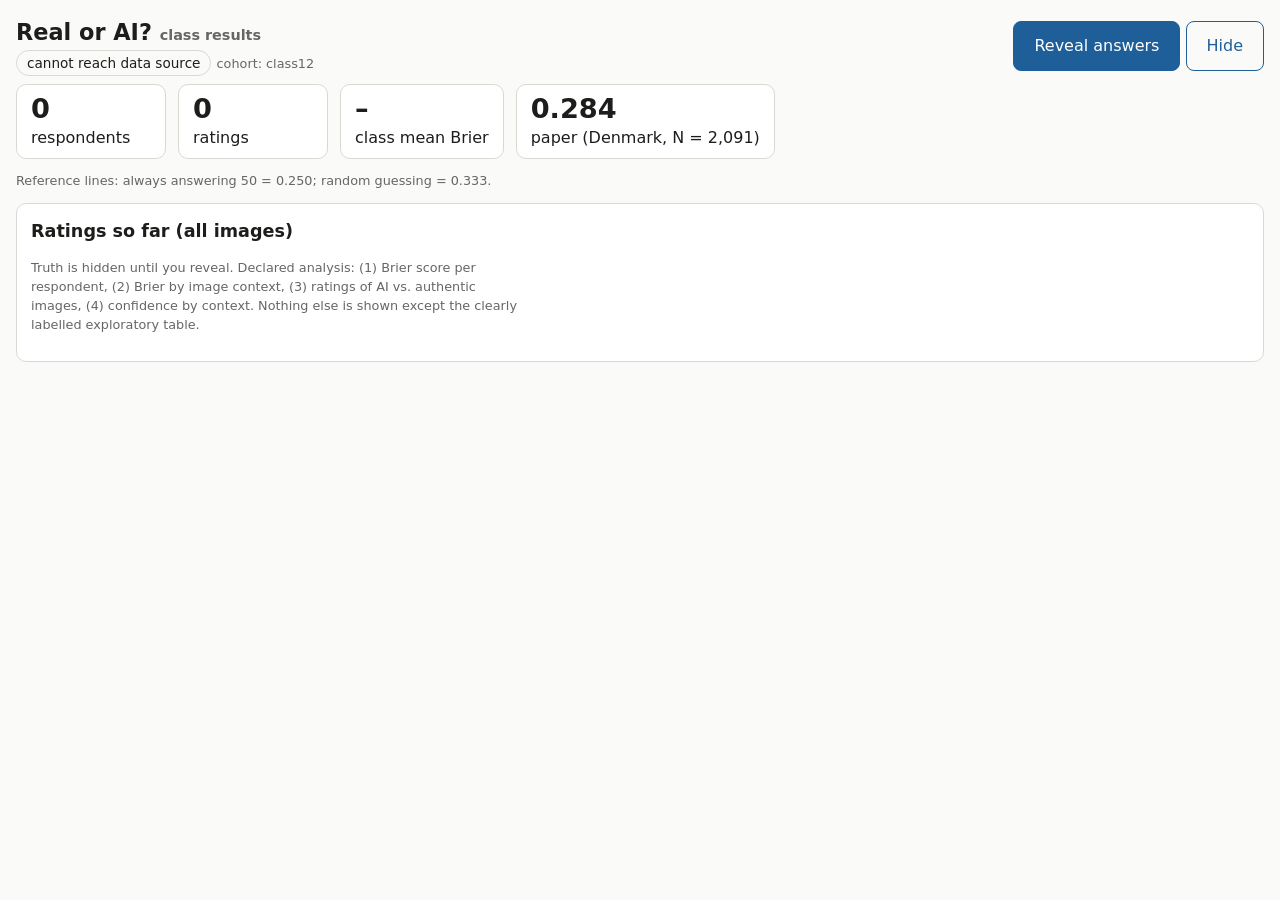
<file: real-or-ai/results.html>
<!doctype html>
<html lang="en">
<head>
<meta charset="utf-8">
<meta name="viewport" content="width=device-width, initial-scale=1">
<meta name="robots" content="noindex, nofollow">
<title>Real or AI? Results</title>
<link rel="icon" href="data:,">
<link rel="stylesheet" href="style.css">
<style>
  main { max-width: 1400px; }
  header { display: flex; flex-wrap: wrap; gap: 12px; align-items: center; justify-content: space-between; }
  .stats { display: flex; flex-wrap: wrap; gap: 12px; margin: 8px 0 4px; }
  .stat { background: var(--card); border: 1px solid var(--line); border-radius: 10px; padding: 8px 14px; min-width: 150px; }
  .stat b { display: block; font-size: 1.7rem; line-height: 1.2; }
  .grid { display: grid; grid-template-columns: repeat(auto-fit, minmax(480px, 1fr)); gap: 12px; }
  .chart h2 { margin-top: 0; }
  svg { width: 100%; height: auto; display: block; }
  svg text { fill: var(--fg); font: 12px system-ui, sans-serif; }
  svg .muted { fill: var(--muted); }
  .pill { display: inline-block; padding: 2px 10px; border-radius: 999px; border: 1px solid var(--line); font-size: 0.85rem; }
  .small { font-size: 0.8rem; }
  .expl { border-left: 3px solid var(--warn); padding-left: 10px; }
  @media (max-width: 560px) { .grid { grid-template-columns: 1fr; } }
</style>
</head>
<body>
<main>
  <header>
    <div>
      <h1 style="margin:0">Real or AI? <span class="muted">class results</span></h1>
      <span class="pill" id="status">loading&hellip;</span>
      <span class="muted small" id="cohort"></span>
    </div>
    <div>
      <button id="reveal">Reveal answers</button>
      <button id="hide" class="secondary">Hide</button>
    </div>
  </header>

  <div class="stats">
    <div class="stat"><b id="n-resp">0</b>respondents</div>
    <div class="stat"><b id="n-rat">0</b>ratings</div>
    <div class="stat" id="stat-brier" class="hidden"><b id="brier-class">&ndash;</b>class mean Brier</div>
    <div class="stat" id="stat-paper"><b id="brier-paper">&ndash;</b>paper (Denmark, N = 2,091)</div>
  </div>
  <p class="muted small" id="refs"></p>

  <!-- before the reveal -->
  <section id="pre" class="card chart">
    <h2>Ratings so far (all images)</h2>
    <div id="c-pre"></div>
    <p class="muted small">Truth is hidden until you reveal. Declared analysis: (1) Brier score per respondent, (2) Brier by image context, (3) ratings of AI vs. authentic images, (4) confidence by context. Nothing else is shown except the clearly labelled exploratory table.</p>
  </section>

  <!-- after the reveal -->
  <section id="post" class="hidden">
    <div class="grid">
      <div class="card chart"><h2>1. Brier score per respondent</h2><div id="c1"></div></div>
      <div class="card chart"><h2>2. Brier score by image context</h2><div id="c2"></div></div>
      <div class="card chart"><h2>3. Ratings: AI vs. authentic images</h2><div id="c3"></div></div>
      <div class="card chart"><h2>4. Confidence by image context</h2><div id="c4"></div></div>
    </div>
    <div class="card expl">
      <h2 style="margin-top:0">Exploratory (not declared in advance): which images fooled us most?</h2>
      <div id="c5"></div>
    </div>
    <p class="muted small">Caveats: students have read the paper; the class has few respondents, so intervals are wide (95% cluster bootstrap over respondents, simple means, not the paper's multilevel models); images differ a lot in difficulty and each respondent sees only seven.</p>
  </section>
</main>

<script src="config.js"></script>
<script src="common.js"></script>
<script src="net.js"></script>
<script>
(async function () {
  "use strict";
  const $ = (id) => document.getElementById(id);
  const cfg = window.RA_CONFIG;
  const params = new URLSearchParams(location.search);
  const cohort = (params.get("cohort") || cfg.COHORT || "class12").toLowerCase().replace(/[^a-z0-9_-]/g, "").slice(0, 30);
  const demo = params.get("demo") === "1";   // simulated respondents, for testing the page
  $("cohort").textContent = demo ? " DEMO DATA (simulated)" : " cohort: " + cohort;

  const [manifest, bench] = await Promise.all([
    fetch("data/images.json").then((r) => r.json()),
    fetch("data/paper_benchmarks.json").then((r) => r.json()),
  ]);
  const CATS = ["Regular", "Crisis", "People", "Political"];
  const byId = Object.fromEntries(manifest.map((m) => [m.id, m]));
  const f3 = (x) => (Number.isFinite(x) ? x.toFixed(3) : "–");
  $("brier-paper").textContent = f3(bench.mean_brier);
  $("refs").textContent = "Reference lines: always answering 50 = 0.250; random guessing = 0.333.";

  // ---- data source: Apps Script endpoint, or simulated respondents in demo mode --------
  let revealed = false, rows = [], demoRows = null;
  function simulate(nResp) {
    const rng = Math.random, out = [];
    const randn = () => { let u = 0, v = 0; while (!u) u = rng(); while (!v) v = rng(); return Math.sqrt(-2 * Math.log(u)) * Math.cos(2 * Math.PI * v); };
    const pm = Object.fromEntries(bench.per_image.map((r) => [r.pair + "|" + r.ai, r.mean_score]));
    for (let s = 0; s < nResp; s++) {
      const plan = RA.drawSeven(manifest, bench);
      plan.forEach((m, i) => {
        const sc = Math.max(0, Math.min(100, Math.round((pm[m.pair + "|" + m.ai] || 50) + 25 * randn())));
        out.push({ session: "demo" + s, task: i + 1, image_id: m.id, score: sc, seconds: 6 });
      });
    }
    return out;
  }

  async function refresh() {
    try {
      if (demo) { demoRows = demoRows || simulate(32); rows = demoRows; }
      else {
        const d = await RA_NET.get({ action: "results", cohort });
        if (!d || !d.ok) throw new Error((d && d.error) || "no endpoint configured");
        rows = d.rows || []; revealed = !!d.revealed;
      }
    } catch (e) { $("status").textContent = "cannot reach data source"; return; }
    render();
  }

  $("reveal").onclick = () => setReveal(true);
  $("hide").onclick = () => setReveal(false);
  async function setReveal(value) {
    if (demo) { revealed = value; return render(); }
    let pin = localStorage.getItem("realorai:pin");
    if (!pin) { pin = prompt("Teacher PIN"); if (!pin) return; }
    const r = await RA_NET.post({ action: "reveal", cohort, pin, value });
    if (r && r.ok) { localStorage.setItem("realorai:pin", pin); revealed = value; render(); }
    else { localStorage.removeItem("realorai:pin"); alert("Could not change state: " + ((r && r.error) || "unknown")); }
  }

  // ---- svg helpers ----------------------------------------------------------------------
  const NS = "http://www.w3.org/2000/svg";
  function el(tag, attrs, parent, text) {
    const e = document.createElementNS(NS, tag);
    for (const k in attrs) e.setAttribute(k, attrs[k]);
    if (text != null) e.textContent = text;
    if (parent) parent.appendChild(e);
    return e;
  }
  function canvas(host, w, h) { host.innerHTML = ""; return el("svg", { viewBox: "0 0 " + w + " " + h }, host); }
  const COL = { cls: "var(--accent)", ai: "var(--ai)", real: "var(--real)", ref: "var(--muted)" };

  // histogram with optional vertical reference lines
  function histogram(host, values, o) {
    const W = 560, H = 260, L = 40, R = 12, T = 14, B = 36;
    const svg = canvas(host, W, H);
    const nb = Math.round((o.max - o.min) / o.bin);
    const cnt = new Array(nb).fill(0);
    for (const v of values) { let i = Math.floor((v - o.min) / o.bin); if (i >= nb) i = nb - 1; if (i < 0) i = 0; cnt[i]++; }
    const ymax = Math.max(1, ...cnt);
    const x = (v) => L + ((v - o.min) / (o.max - o.min)) * (W - L - R);
    const y = (c) => H - B - (c / ymax) * (H - B - T);
    cnt.forEach((c, i) => el("rect", { x: x(o.min + i * o.bin) + 1, y: y(c), width: x(o.min + (i + 1) * o.bin) - x(o.min + i * o.bin) - 2, height: H - B - y(c), fill: COL.cls, opacity: 0.8 }, svg));
    el("line", { x1: L, x2: W - R, y1: H - B, y2: H - B, stroke: COL.ref }, svg);
    for (let t = o.min; t <= o.max + 1e-9; t += o.tick) el("text", { x: x(t), y: H - B + 16, "text-anchor": "middle" }, svg, o.fmt ? o.fmt(t) : t);
    el("text", { x: (W + L) / 2, y: H - 4, "text-anchor": "middle", class: "muted" }, svg, o.xlabel || "");
    el("text", { x: 4, y: T + 4, class: "muted" }, svg, "n");
    el("text", { x: L - 6, y: y(ymax) + 4, "text-anchor": "end", class: "muted" }, svg, ymax);
    // reference lines, with a legend at the top right (labels on the lines would overlap)
    (o.lines || []).forEach((ln, i) => {
      const dash = ln.dash === undefined ? "4 3" : ln.dash;
      const col = ln.color || COL.ref;
      el("line", { x1: x(ln.v), x2: x(ln.v), y1: T, y2: H - B, stroke: col, "stroke-dasharray": dash, "stroke-width": 2 }, svg);
      const ly = T + 8 + i * 16;
      el("line", { x1: W - R - 150, x2: W - R - 128, y1: ly, y2: ly, stroke: col, "stroke-dasharray": dash, "stroke-width": 2 }, svg);
      el("text", { x: W - R - 122, y: ly + 4 }, svg, ln.label);
    });
  }

  // dot plot with CI whiskers; rows: {label, v, lo, hi, ref}
  function dotplot(host, rowsIn, o) {
    const W = 560, rowH = 44, L = 90, R = 16, T = 12, B = 34, H = T + B + rowH * rowsIn.length;
    const svg = canvas(host, W, H);
    const x = (v) => L + ((v - o.min) / (o.max - o.min)) * (W - L - R);
    (o.lines || []).forEach((ln) => {
      el("line", { x1: x(ln.v), x2: x(ln.v), y1: T, y2: H - B, stroke: COL.ref, "stroke-dasharray": "4 3" }, svg);
      el("text", { x: x(ln.v), y: H - B + 28, "text-anchor": "middle", class: "muted" }, svg, ln.label);
    });
    for (let t = o.min; t <= o.max + 1e-9; t += o.tick) el("text", { x: x(t), y: H - B + 14, "text-anchor": "middle", class: "muted" }, svg, o.fmt(t));
    rowsIn.forEach((r, i) => {
      const cy = T + rowH * i + rowH / 2;
      el("text", { x: L - 8, y: cy + 4, "text-anchor": "end" }, svg, r.label);
      if (Number.isFinite(r.lo)) el("line", { x1: x(r.lo), x2: x(r.hi), y1: cy, y2: cy, stroke: COL.cls, "stroke-width": 3 }, svg);
      if (Number.isFinite(r.v)) el("circle", { cx: x(r.v), cy, r: 6, fill: COL.cls }, svg);
      if (Number.isFinite(r.ref)) el("path", { d: "M" + x(r.ref) + " " + (cy - 8) + " l7 8 l-7 8 l-7 -8 z", fill: "none", stroke: COL.ai, "stroke-width": 2 }, svg);
    });
    // legend
    el("circle", { cx: W - 190, cy: 8, r: 5, fill: COL.cls }, svg); el("text", { x: W - 180, y: 12 }, svg, "class");
    el("path", { d: "M" + (W - 120) + " 2 l6 6 l-6 6 l-6 -6 z", fill: "none", stroke: COL.ai, "stroke-width": 2 }, svg); el("text", { x: W - 108, y: 12 }, svg, "paper (Denmark)");
  }

  // grouped bars: ratings by decile for authentic vs AI (shares within truth)
  function ratingBars(host, items) {
    const W = 560, H = 260, L = 40, R = 12, T = 14, B = 52;
    const svg = canvas(host, W, H);
    const nb = 10, share = { 0: new Array(nb).fill(0), 1: new Array(nb).fill(0) }, tot = { 0: 0, 1: 0 };
    for (const it of items) { const i = Math.min(nb - 1, Math.floor(it.score / 10)); share[it.ai][i]++; tot[it.ai]++; }
    for (const k of [0, 1]) share[k] = share[k].map((c) => (tot[k] ? c / tot[k] : 0));
    const ymax = Math.max(0.1, ...share[0], ...share[1]);
    const bw = (W - L - R) / nb, y = (s) => H - B - (s / ymax) * (H - B - T);
    for (let i = 0; i < nb; i++) {
      el("rect", { x: L + i * bw + 2, y: y(share[0][i]), width: bw / 2 - 2, height: H - B - y(share[0][i]), fill: COL.real }, svg);
      el("rect", { x: L + i * bw + bw / 2, y: y(share[1][i]), width: bw / 2 - 2, height: H - B - y(share[1][i]), fill: COL.ai }, svg);
      el("text", { x: L + i * bw + bw / 2, y: H - B + 14, "text-anchor": "middle", class: "muted" }, svg, i * 10 + "–" + (i === 9 ? 100 : i * 10 + 9));
    }
    el("line", { x1: L, x2: W - R, y1: H - B, y2: H - B, stroke: COL.ref }, svg);
    el("text", { x: (W + L) / 2, y: H - 22, "text-anchor": "middle", class: "muted" }, svg, "rating (0 = certainly authentic, 100 = certainly AI)");
    const mA = RA.mean(items.filter((i) => i.ai === 0).map((i) => i.score)), mI = RA.mean(items.filter((i) => i.ai === 1).map((i) => i.score));
    el("text", { x: L, y: H - 4, style: "fill:" + COL.real }, svg, "authentic: class mean " + (Number.isFinite(mA) ? mA.toFixed(1) : "–") + " (paper " + bench.mean_score_authentic.toFixed(1) + ")");
    el("text", { x: L + 270, y: H - 4, style: "fill:" + COL.ai }, svg, "AI: class mean " + (Number.isFinite(mI) ? mI.toFixed(1) : "–") + " (paper " + bench.mean_score_ai.toFixed(1) + ")");
    el("text", { x: L - 6, y: y(ymax) + 4, "text-anchor": "end", class: "muted" }, svg, Math.round(ymax * 100) + "%");
  }

  // ---- render ---------------------------------------------------------------------------
  function render() {
    const items = RA.enrich(rows, manifest);
    const resp = RA.byRespondent(items);
    $("n-resp").textContent = resp.length;
    $("n-rat").textContent = items.length;
    $("status").textContent = revealed ? "answers revealed" : "collecting";
    $("reveal").classList.toggle("hidden", revealed); $("hide").classList.toggle("hidden", !revealed);
    $("pre").classList.toggle("hidden", revealed); $("post").classList.toggle("hidden", !revealed);
    $("stat-brier").style.display = revealed ? "" : "none";
    if (!revealed) {
      histogram($("c-pre"), items.map((i) => i.score), { min: 0, max: 100, bin: 10, tick: 10, xlabel: "rating (0 = certainly authentic, 100 = certainly AI)" });
      return;
    }
    $("brier-class").textContent = f3(RA.mean(resp.map((r) => r.brier)));

    // 1. Brier per respondent
    histogram($("c1"), resp.map((r) => r.brier), { min: 0, max: 0.9, bin: 0.05, tick: 0.1, fmt: (t) => t.toFixed(1), xlabel: "mean Brier score per respondent (lower = better)",
      lines: [{ v: 0.25, label: "always 50", dash: "2 3" }, { v: bench.mean_brier, label: "paper " + bench.mean_brier.toFixed(2), color: COL.ai }, { v: 1 / 3, label: "random" , dash: "2 3"},
              { v: RA.mean(resp.map((r) => r.brier)), label: "class", color: COL.cls, dash: "" }] });

    // 2. Brier by context and 4. confidence by context
    const rowsFor = (key, bkey) => CATS.concat(["All"]).map((c) => {
      const sub = c === "All" ? items : items.filter((i) => i.category === c);
      const stat = (s) => RA.mean(s.map((i) => i[key]));
      const [lo, hi] = RA.bootstrapCI(sub, stat, 1000);
      const ref = c === "All" ? (key === "brier" ? bench.mean_brier : bench.conf_all) : bench.by_category.find((r) => r.category === c)[bkey];
      return { label: c, v: stat(sub), lo, hi, ref };
    });
    dotplot($("c2"), rowsFor("brier", "brier"), { min: 0.1, max: 0.5, tick: 0.1, fmt: (t) => t.toFixed(1), lines: [{ v: 0.25, label: "always 50" }, { v: 1 / 3, label: "random" }] });
    dotplot($("c4"), rowsFor("conf", "conf"), { min: 20, max: 80, tick: 10, fmt: (t) => t, lines: [] });

    // 3. ratings by truth
    ratingBars($("c3"), items);

    // 5. exploratory: images with the largest average error (needs at least 2 ratings)
    const g = {};
    for (const it of items) (g[it.image_id] = g[it.image_id] || []).push(it);
    const pm = Object.fromEntries(bench.per_image.map((r) => [r.pair + "|" + r.ai, r.mean_score]));
    const list = Object.entries(g).filter(([, a]) => a.length >= 2).map(([id, a]) => {
      const m = byId[id];
      return { m, n: a.length, mean: RA.mean(a.map((i) => i.score)), err: RA.mean(a.map((i) => Math.abs(i.score / 100 - m.ai))), paper: pm[m.pair + "|" + m.ai] };
    }).sort((p, q) => q.err - p.err).slice(0, 6);
    const host = $("c5"); host.innerHTML = "";
    const t = document.createElement("table");
    t.innerHTML = "<tr><th></th><th>Truth</th><th>Class mean rating</th><th>Paper mean rating</th><th>n (class)</th></tr>";
    for (const r of list) {
      const tr = document.createElement("tr");
      const td0 = document.createElement("td"), im = document.createElement("img"); im.src = r.m.file; im.alt = ""; td0.appendChild(im);
      const td1 = document.createElement("td"); td1.className = "tag " + (r.m.ai ? "ai" : "real"); td1.textContent = r.m.ai ? "AI" : "Authentic";
      const c2 = document.createElement("td"); c2.textContent = r.mean.toFixed(0);
      const c3 = document.createElement("td"); c3.textContent = r.paper != null ? r.paper.toFixed(0) : "–";
      const c4 = document.createElement("td"); c4.textContent = r.n;
      tr.append(td0, td1, c2, c3, c4); t.appendChild(tr);
    }
    host.appendChild(t);
  }

  await refresh();
  if (!demo) setInterval(refresh, 3000);
})();
</script>
</body>
</html>
</file>
<file: site_libs/quarto-html/tippy.css>
.tippy-box[data-animation=fade][data-state=hidden]{opacity:0}[data-tippy-root]{max-width:calc(100vw - 10px)}.tippy-box{position:relative;background-color:#333;color:#fff;border-radius:4px;font-size:14px;line-height:1.4;white-space:normal;outline:0;transition-property:transform,visibility,opacity}.tippy-box[data-placement^=top]>.tippy-arrow{bottom:0}.tippy-box[data-placement^=top]>.tippy-arrow:before{bottom:-7px;left:0;border-width:8px 8px 0;border-top-color:initial;transform-origin:center top}.tippy-box[data-placement^=bottom]>.tippy-arrow{top:0}.tippy-box[data-placement^=bottom]>.tippy-arrow:before{top:-7px;left:0;border-width:0 8px 8px;border-bottom-color:initial;transform-origin:center bottom}.tippy-box[data-placement^=left]>.tippy-arrow{right:0}.tippy-box[data-placement^=left]>.tippy-arrow:before{border-width:8px 0 8px 8px;border-left-color:initial;right:-7px;transform-origin:center left}.tippy-box[data-placement^=right]>.tippy-arrow{left:0}.tippy-box[data-placement^=right]>.tippy-arrow:before{left:-7px;border-width:8px 8px 8px 0;border-right-color:initial;transform-origin:center right}.tippy-box[data-inertia][data-state=visible]{transition-timing-function:cubic-bezier(.54,1.5,.38,1.11)}.tippy-arrow{width:16px;height:16px;color:#333}.tippy-arrow:before{content:"";position:absolute;border-color:transparent;border-style:solid}.tippy-content{position:relative;padding:5px 9px;z-index:1}
</file>
<file: site_libs/quarto-html/quarto-syntax-highlighting-63b5708e65d6cd79cd7618c58d0c21e7.css>
/* quarto syntax highlight colors */
:root {
  --quarto-hl-ot-color: #003B4F;
  --quarto-hl-at-color: #657422;
  --quarto-hl-ss-color: #20794D;
  --quarto-hl-an-color: #5E5E5E;
  --quarto-hl-fu-color: #4758AB;
  --quarto-hl-st-color: #20794D;
  --quarto-hl-cf-color: #003B4F;
  --quarto-hl-op-color: #5E5E5E;
  --quarto-hl-er-color: #AD0000;
  --quarto-hl-bn-color: #AD0000;
  --quarto-hl-al-color: #AD0000;
  --quarto-hl-va-color: #111111;
  --quarto-hl-bu-color: inherit;
  --quarto-hl-ex-color: inherit;
  --quarto-hl-pp-color: #AD0000;
  --quarto-hl-in-color: #5E5E5E;
  --quarto-hl-vs-color: #20794D;
  --quarto-hl-wa-color: #5E5E5E;
  --quarto-hl-do-color: #5E5E5E;
  --quarto-hl-im-color: #00769E;
  --quarto-hl-ch-color: #20794D;
  --quarto-hl-dt-color: #AD0000;
  --quarto-hl-fl-color: #AD0000;
  --quarto-hl-co-color: #5E5E5E;
  --quarto-hl-cv-color: #5E5E5E;
  --quarto-hl-cn-color: #8f5902;
  --quarto-hl-sc-color: #5E5E5E;
  --quarto-hl-dv-color: #AD0000;
  --quarto-hl-kw-color: #003B4F;
}

/* other quarto variables */
:root {
  --quarto-font-monospace: SFMono-Regular, Menlo, Monaco, Consolas, "Liberation Mono", "Courier New", monospace;
}

/* syntax highlight based on Pandoc's rules */
pre > code.sourceCode > span {
  color: #003B4F;
}

code.sourceCode > span {
  color: #003B4F;
}

div.sourceCode,
div.sourceCode pre.sourceCode {
  color: #003B4F;
}

/* Normal */
code span {
  color: #003B4F;
}

/* Alert */
code span.al {
  color: #AD0000;
  font-style: inherit;
}

/* Annotation */
code span.an {
  color: #5E5E5E;
  font-style: inherit;
}

/* Attribute */
code span.at {
  color: #657422;
  font-style: inherit;
}

/* BaseN */
code span.bn {
  color: #AD0000;
  font-style: inherit;
}

/* BuiltIn */
code span.bu {
  font-style: inherit;
}

/* ControlFlow */
code span.cf {
  color: #003B4F;
  font-weight: bold;
  font-style: inherit;
}

/* Char */
code span.ch {
  color: #20794D;
  font-style: inherit;
}

/* Constant */
code span.cn {
  color: #8f5902;
  font-style: inherit;
}

/* Comment */
code span.co {
  color: #5E5E5E;
  font-style: inherit;
}

/* CommentVar */
code span.cv {
  color: #5E5E5E;
  font-style: italic;
}

/* Documentation */
code span.do {
  color: #5E5E5E;
  font-style: italic;
}

/* DataType */
code span.dt {
  color: #AD0000;
  font-style: inherit;
}

/* DecVal */
code span.dv {
  color: #AD0000;
  font-style: inherit;
}

/* Error */
code span.er {
  color: #AD0000;
  font-style: inherit;
}

/* Extension */
code span.ex {
  font-style: inherit;
}

/* Float */
code span.fl {
  color: #AD0000;
  font-style: inherit;
}

/* Function */
code span.fu {
  color: #4758AB;
  font-style: inherit;
}

/* Import */
code span.im {
  color: #00769E;
  font-style: inherit;
}

/* Information */
code span.in {
  color: #5E5E5E;
  font-style: inherit;
}

/* Keyword */
code span.kw {
  color: #003B4F;
  font-weight: bold;
  font-style: inherit;
}

/* Operator */
code span.op {
  color: #5E5E5E;
  font-style: inherit;
}

/* Other */
code span.ot {
  color: #003B4F;
  font-style: inherit;
}

/* Preprocessor */
code span.pp {
  color: #AD0000;
  font-style: inherit;
}

/* SpecialChar */
code span.sc {
  color: #5E5E5E;
  font-style: inherit;
}

/* SpecialString */
code span.ss {
  color: #20794D;
  font-style: inherit;
}

/* String */
code span.st {
  color: #20794D;
  font-style: inherit;
}

/* Variable */
code span.va {
  color: #111111;
  font-style: inherit;
}

/* VerbatimString */
code span.vs {
  color: #20794D;
  font-style: inherit;
}

/* Warning */
code span.wa {
  color: #5E5E5E;
  font-style: italic;
}

.prevent-inlining {
  content: "</";
}

/*# sourceMappingURL=054cc16b9e9817627be6994582d2ffb5.css.map */
</file>
<file: real-or-ai/style.css>
/* Shared styles for the "Real or AI?" pages. Mobile first, light and dark. */
:root {
  --bg: #fafaf8; --fg: #1d1d1b; --muted: #666; --card: #ffffff; --line: #d9d9d4;
  --accent: #1f5f99; --ai: #c4501b; --real: #2d7a4f; --warn: #a15c00;
}
@media (prefers-color-scheme: dark) {
  :root { --bg: #161616; --fg: #ececea; --muted: #9a9a94; --card: #1f1f1e; --line: #3a3a37;
          --accent: #6fb1ea; --ai: #f08a57; --real: #62c58b; --warn: #e0a24a; }
}
* { box-sizing: border-box; }
html { -webkit-text-size-adjust: 100%; }
body { margin: 0; background: var(--bg); color: var(--fg);
  font: 16px/1.5 system-ui, -apple-system, "Segoe UI", Roboto, sans-serif; }
main { max-width: 640px; margin: 0 auto; padding: 16px; }
h1 { font-size: 1.4rem; margin: 0.2em 0 0.6em; }
h2 { font-size: 1.1rem; margin: 1.2em 0 0.4em; }
p, li { max-width: 60ch; }
.muted { color: var(--muted); font-size: 0.9rem; }
.card { background: var(--card); border: 1px solid var(--line); border-radius: 10px; padding: 14px; margin: 12px 0; }
button { font: inherit; padding: 12px 20px; border-radius: 8px; border: 1px solid var(--accent);
  background: var(--accent); color: #fff; cursor: pointer; }
button.secondary { background: transparent; color: var(--accent); }
button:disabled { opacity: 0.4; cursor: not-allowed; }
.hidden { display: none !important; }
.progress { height: 6px; background: var(--line); border-radius: 3px; overflow: hidden; margin-bottom: 12px; }
.progress > div { height: 100%; background: var(--accent); width: 0; transition: width 0.2s; }
.stim { width: 100%; max-height: 52vh; object-fit: contain; background: #000; border-radius: 8px; display: block; }
.caption { margin: 8px 0 14px; font-size: 0.95rem; }
.slider-wrap { margin: 6px 0 4px; }
input[type=range] { width: 100%; height: 36px; accent-color: var(--accent); }
input[type=range].untouched::-webkit-slider-thumb { opacity: 0.35; }
input[type=range].untouched::-moz-range-thumb { opacity: 0.35; }
.anchors { display: flex; justify-content: space-between; font-size: 0.8rem; color: var(--muted); }
.value { text-align: center; font-size: 2rem; font-weight: 600; min-height: 2.6rem; }
table { border-collapse: collapse; width: 100%; font-size: 0.9rem; }
th, td { text-align: left; padding: 6px 8px; border-bottom: 1px solid var(--line); vertical-align: middle; }
td img { width: 64px; height: 44px; object-fit: cover; border-radius: 4px; display: block; }
.tag { font-weight: 600; }
.tag.ai { color: var(--ai); } .tag.real { color: var(--real); }
</file>
